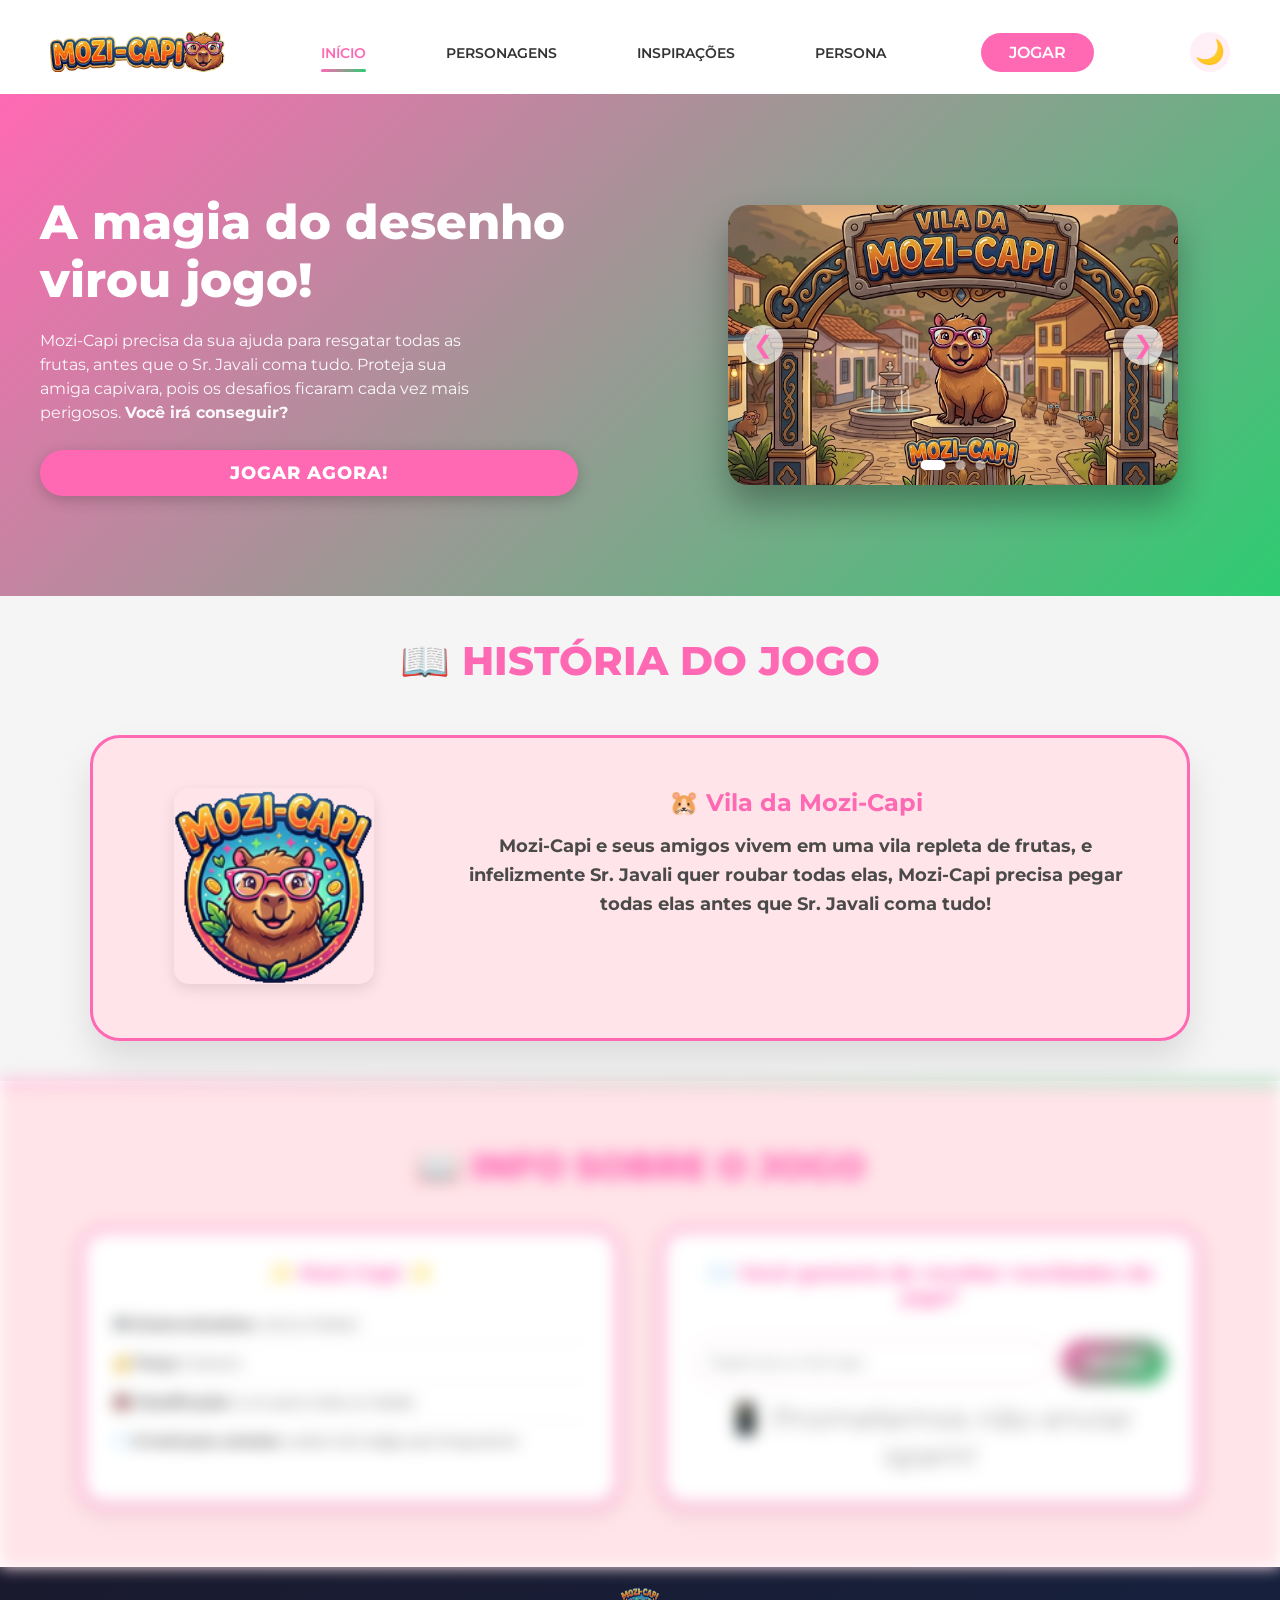
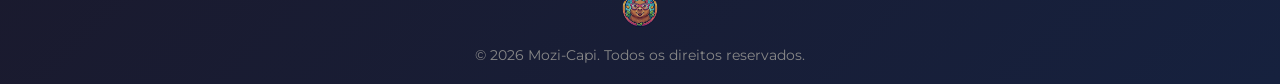
<file: index.html>
<!DOCTYPE html>
<html lang="pt-br">
<head>
    <title>Mozi-Capi</title>
    <meta charset="utf-8">
    <link rel="icon" href="img/Animation 1.png">
    <link rel="stylesheet" href="style.css">
    <meta name="viewport" content="width=device-width, initial-scale=1.0">
    <link rel="preconnect" href="https://fonts.googleapis.com">
    <link rel="preconnect" href="https://fonts.gstatic.com" crossorigin>
    <link href="https://fonts.googleapis.com/css2?family=Montserrat:ital,wght@0,100..900;1,100..900&display=swap" rel="stylesheet">
</head>
<body>
    <div class="header-wrapper" id="header-wrapper">
        <header class="header">
            <div class="header-container">
                <a href="index.html" class="logo">   
                    <img src="img/Animation 2.png" alt="logo">
                </a>
                 <div class="menu-toggle" id="menu-toggle">
                    <span></span>
                    <span></span>
                    <span></span>
                </div>
                <nav class="menu" id="menu"> 
                    <ul>
                        <li><a href="index.html">INÍCIO</a></li>
                        <li><a href="personagens.html">PERSONAGENS</a></li>
                        <li><a href="ins.html">INSPIRAÇÕES</a></li>
                        <li><a href="perso.html">PERSONA</a></li>
                    </ul>
                </nav>
                <div class="header-buttons">
                    <a href="#" class="botao-jogar">JOGAR</a>
                </div>
                <button id="theme-toggle" class="theme-toggle" aria-label="Alternar tema">
                    🌙
                </button>
            </div>
        </header>
    </div>   

    <section class="hero-background">
        <div class="hero-container">
            <div class="hero-content">
                <h1 class="hero-title">A magia do desenho<br>virou jogo!</h1>
                <p class="hero-subtitle">
                    Mozi-Capi precisa da sua ajuda para resgatar todas as
                    <br>frutas, antes que o Sr. Javali coma tudo. Proteja sua
                    <br>amiga capivara, pois os desafios ficaram cada vez mais
                    <br>perigosos. <strong>Você irá conseguir?</strong>
                </p>
                <div class="hero-button-wrapper">
                    <a href="#" class="hero-button">JOGAR AGORA!</a>
                </div>
            </div>

            <div class="hero-carousel">
                <div class="carousel-container">
                    <div class="carousel-slides">
                        <div class="carousel-slide">
                            <img src="img/image (5).png" alt="Mozi-Capi aventura 1">
                        </div>
                        <div class="carousel-slide">
                            <img src="img/3.png" alt="Mozi-Capi aventura 2">
                        </div>
                        <div class="carousel-slide">
                            <img src="img/carrossel.png" alt="Mozi-Capi aventura 3">
                        </div>
                    </div>
                    <button class="carousel-btn prev-btn">❮</button>
                    <button class="carousel-btn next-btn">❯</button>
                    <div class="carousel-dots">
                        <span class="dot active"></span>
                        <span class="dot"></span>
                        <span class="dot"></span>
                    </div>
                </div>
            </div>
        </div>
    </section>
    
    <section class="quadrado-container" id="jogo-section"> 
         <h2 class="quadrado-titulo">📖 HISTÓRIA DO JOGO</h2>
        <div class="quadrado">
           <div class="quadrado-content">
                <div class="sobre-jogo">
                    <div class="sobre-imagem">
                        <img src="img/Animation 1.png" alt="Mozi-Capi">
                    </div>
                    <div class="sobre-texto">
                        <h3>🐹 Vila da Mozi-Capi</h3>
                        <p>
                        <strong>Mozi-Capi e seus amigos vivem em uma vila repleta de frutas, e infelizmente Sr. Javali quer roubar todas elas, Mozi-Capi precisa pegar todas elas antes que Sr. Javali coma tudo!</strong>
                        </p>     
                    </div>
                </div>
            </div>
        </div>
    </section>
    <section class="info-section">
        <div class="linha-divisoria"></div>
        <div class="info-container">
            <h2 class="info-titulo">📖 INFO SOBRE O JOGO</h2>
            <div class="info-grid">
                <div class="info-quadro-branco" id="quadro-destaques">
                    <h3 class="quadro-titulo" id="quadro-titulo"></h3>
                    <ul class="quadro-lista" id="quadro-lista"></ul>
                </div>
                <div class="info-quadro-branco">
                    <h3 class="quadro-titulo">✉️ Você gostaria de receber novidades do jogo?</h3>
                    <div class="newsletter-form">
                    <input type="email" class="newsletter-input" placeholder="Digite seu e-mail aqui">
                    <button class="newsletter-button">ENVIAR</button>
                </div>
                <p class="newsletter-obs">📱 Prometemos não enviar spam!</p>
            </div>
        </div>
    </section>
    <script>

        // DOUGLAS-1

        const devJogo = "Letícia Walker";
        const classJogo = "Livre para todas as idades";
        const nomeJogo = "Mozi-Capi";
        const valorJogo = "Gratuito";
        const emailJogo = "walker.leticia@grupointegrado.br"

        document.getElementById('quadro-titulo').innerHTML = `✨ ${nomeJogo} ✨`;

        const lista = document.getElementById('quadro-lista');
        lista.innerHTML = `
            <li>🎮 <strong>Desenvolvedora:</strong> ${devJogo}</li>
            <li>💰 <strong>Preço:</strong> ${valorJogo}</li>
            <li>🔞 <strong>Classificação:</strong> ${classJogo}</li>
            <li>✉️ <strong>E-mail para contato:</strong> ${emailJogo}</li>       
    `;

        // FIM DOUGLAS-1

        // DOUGLAS-2

        const anoLancamento = 2026;
        const anoAtual = new Date().getFullYear();
        if (anoAtual === anoLancamento) {
            alert("🎉 GRANDE LANÇAMENTO! 🎉\n\nO jogo Mozi-Capi acaba de ser lançado!\nJogue agora e divirta-se!");
        }

        // FIM DOUGLAS-2

        // DOUGLAS-3

        const btnEnviar = document.querySelector('.newsletter-button');
        const emailInput = document.querySelector('.newsletter-input');
    
        if (btnEnviar && emailInput) {
        btnEnviar.addEventListener('click', function() {
            const email = emailInput.value.trim();
            
            if (email === '') {
                alert('📧 Por favor, digite seu e-mail!');
                emailInput.style.borderColor = '#ff69b4';
                emailInput.style.animation = 'shake 0.3s ease';
                setTimeout(() => {
                    emailInput.style.animation = '';
                }, 300);
            } else if (!email.includes('@') || !email.includes('.')) {
                alert('⚠️ Por favor, digite um e-mail válido!');
                emailInput.style.borderColor = '#ff69b4';
            } else {
                alert(`✅ Obrigado por se inscrever!\n\n📧 E-mail: ${email}\n\n🎮 Você receberá novidades do jogo Mozi-Capi em breve!`);
                emailInput.value = '';
                emailInput.style.borderColor = '#2ecc71';
                setTimeout(() => {
                    emailInput.style.borderColor = '#ffe4e9';
                }, 1000);
            }
        });
        
        emailInput.addEventListener('input', function() {
            this.style.borderColor = '#ffe4e9';
        });
    }
    
    // FIM DOUGLAS-3

    // DOUGLAS-4

    let idade = prompt("🔞 Verifique sua idade para acessar as informações do jogo:\n\nQuantos anos você tem?");
    idade = parseInt(idade);
    const infoSection = document.querySelector('.info-section');

    if (idade >= 18) {
        alert("✅ Acesso liberado! Você tem " + idade + " anos e pode ver as informações do jogo.");
        if (infoSection) {
            infoSection.style.filter = "blur(0px)";
        }
        
    } else {
        alert("🔞 Acesso bloqueado! Você tem " + idade + " anos. Conteúdo restrito para maiores de 18 anos.");
        
        if (infoSection) {
            infoSection.style.filter = "blur(8px)";
            infoSection.style.transition = "filter 0.5s ease";
        }
    }
    
    // FIM DOUGLAS-4

    const style = document.createElement('style');
    style.textContent = `
        @keyframes shake {
            0%, 100% { transform: translateX(0); }
            25% { transform: translateX(-5px); }
            75% { transform: translateX(5px); }
        }
    `;
    document.head.appendChild(style);
        
        const themeToggle = document.getElementById('theme-toggle');
    
    // Verificar se há tema salvo no localStorage
    const savedTheme = localStorage.getItem('theme');
    
    if (savedTheme === 'dark') {
        document.body.classList.add('dark-mode');
        themeToggle.textContent = '☀️';
    }
    
    // Função para alternar tema
    themeToggle.addEventListener('click', () => {
        document.body.classList.toggle('dark-mode');
        
        if (document.body.classList.contains('dark-mode')) {
            themeToggle.textContent = '☀️';
            localStorage.setItem('theme', 'dark');
        } else {
            themeToggle.textContent = '🌙';
            localStorage.setItem('theme', 'light');
        }
    });
        function abrirJogo() {
        window.open('jogo/index.html', '_blank');
        }

        const botoesJogar = document.querySelectorAll('.botao-jogar, .hero-button');
        botoesJogar.forEach(botao => {
            botao.addEventListener('click', function(event) {
                event.preventDefault();
                abrirJogo();
            });
        });
        window.addEventListener('scroll', function() {
            const header = document.getElementById('header-wrapper');
            if(window.scrollY > 50) {
                header.classList.remove('header-transparent');
                header.classList.add('header-scrolled');
            } else {
                header.classList.remove('header-scrolled');
                header.classList.add('header-transparent');
            }
        });

        const slides = document.querySelector('.carousel-slides');
        const slideImages = document.querySelectorAll('.carousel-slide');
        const prevBtn = document.querySelector('.prev-btn');
        const nextBtn = document.querySelector('.next-btn');
        const dots = document.querySelectorAll('.dot');
        
        let currentIndex = 0;
        const totalSlides = slideImages.length;
        
        function updateCarousel() {
            if(slides) {
                slides.style.transform = `translateX(-${currentIndex * 100}%)`;
            }
            dots.forEach((dot, index) => {
                dot.classList.toggle('active', index === currentIndex);
            });
        }

        function nextSlide() {
            currentIndex = (currentIndex + 1) % totalSlides;
            updateCarousel();
        }
        
        function prevSlide() {
            currentIndex = (currentIndex - 1 + totalSlides) % totalSlides;
            updateCarousel();
        }
        
        if (nextBtn && prevBtn) {
            nextBtn.addEventListener('click', nextSlide);
            prevBtn.addEventListener('click', prevSlide);
        }
        
        dots.forEach((dot, index) => {
            dot.addEventListener('click', () => {
                currentIndex = index;
                updateCarousel();
            });
        });

        const currentPage = window.location.pathname.split('/').pop() || 'index.html';
        const menuLinks = document.querySelectorAll('.menu a');

        menuLinks.forEach(link => {
            const linkHref = link.getAttribute('href');
            if (linkHref === currentPage) {
                link.classList.add('active');
            }
         });

        const menuToggle = document.getElementById('menu-toggle');
    const menu = document.getElementById('menu');
    const body = document.body;

    if (menuToggle && menu) {
        // Abrir/fechar menu ao clicar no botão
        menuToggle.addEventListener('click', function(event) {
            event.stopPropagation();
            menuToggle.classList.toggle('active');
            menu.classList.toggle('open');
            
            // Impede o scroll da página quando o menu está aberto
            if (menu.classList.contains('open')) {
                body.style.overflow = 'hidden';
            } else {
                body.style.overflow = '';
            }
        });

        // CORREÇÃO: Fecha o menu ao clicar em um link, MAS permite a navegação
        const menuLinks = menu.querySelectorAll('a');
        menuLinks.forEach(link => {
            link.addEventListener('click', function(event) {
                // Salva o destino do link
                const destino = this.getAttribute('href');
                
                // Fecha o menu
                menuToggle.classList.remove('active');
                menu.classList.remove('open');
                body.style.overflow = '';
                
                // PERMITE a navegação para a página
                // Se o link for para outra página, navega normalmente
                if (destino && destino !== '#' && destino !== 'javascript:void(0)') {
                    setTimeout(function() {
                        window.location.href = destino;
                    }, 200); // Pequeno delay para a animação do menu
                }
            });
        });

        // Fecha o menu ao redimensionar a tela
        window.addEventListener('resize', function() {
            if (window.innerWidth > 768) {
                menuToggle.classList.remove('active');
                menu.classList.remove('open');
                body.style.overflow = '';
            }
        });

        // Fecha o menu ao clicar fora dele
        document.addEventListener('click', function(event) {
            const isClickInsideMenu = menu.contains(event.target);
            const isClickOnToggle = menuToggle.contains(event.target);
            
            if (!isClickInsideMenu && !isClickOnToggle && menu.classList.contains('open')) {
                menuToggle.classList.remove('active');
                menu.classList.remove('open');
                body.style.overflow = '';
            }
        });
    }
    </script>
    <footer class="footer">
        <div class="footer-container">
            <div class="footer-content">
                <img src="img/Animation 1.png" alt="Mozi-Capi" class="footer-logo">
                <p class="footer-copyright">
                   © 2026 Mozi-Capi. Todos os direitos reservados.
                </p>
            </div>
        </div>
    </footer>
</body>
</html>
</file>
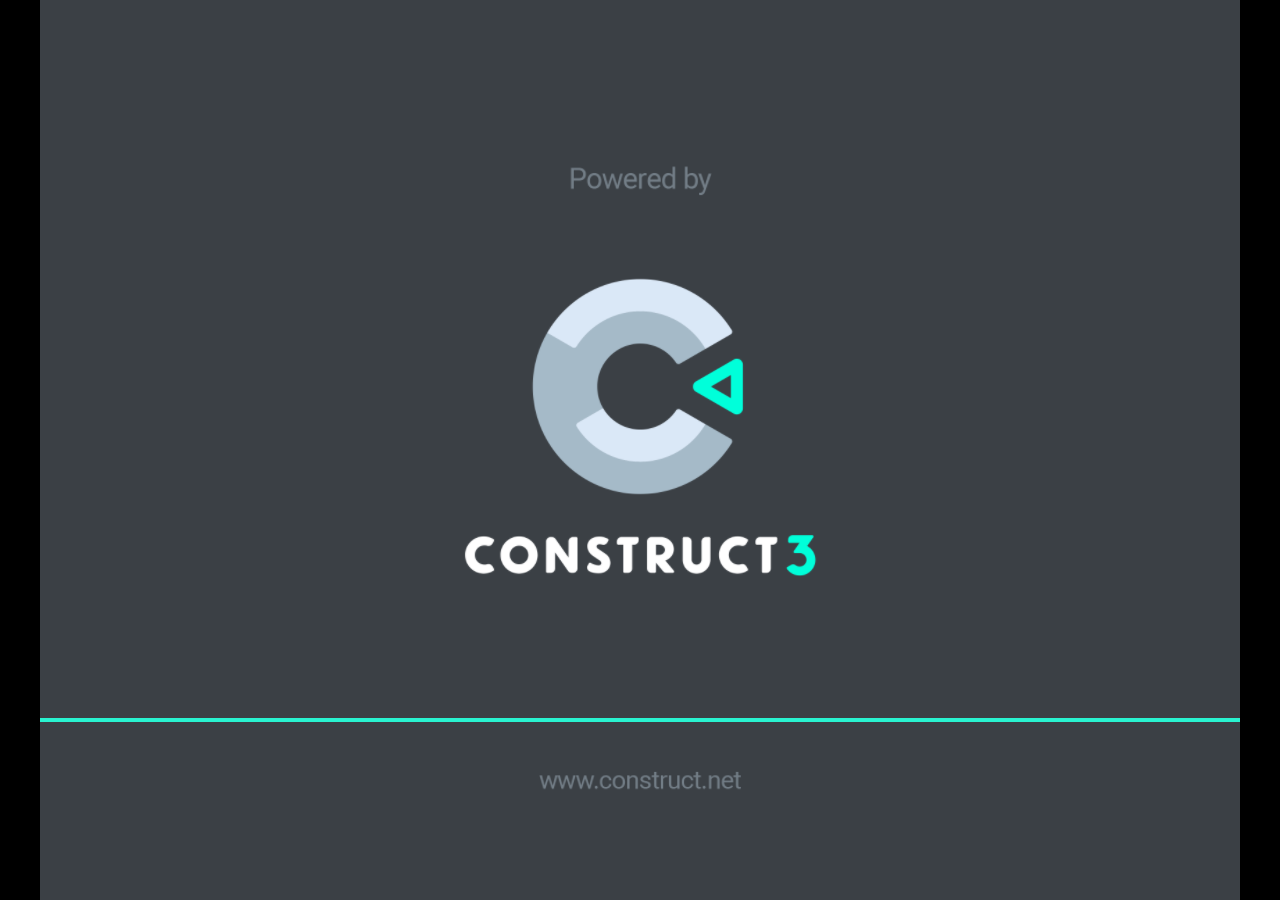
<file: jogo/index.html>
<!DOCTYPE html>
<html>
<head>
    <meta charset="UTF-8">
	<title>111111</title>
	<meta name="viewport" content="width=device-width, initial-scale=1.0, maximum-scale=1.0, minimum-scale=1.0, user-scalable=no">
	
	<!-- Made with Construct, the game and app creator :: https://www.construct.net -->
	<meta name="generator" content="Scirra Construct">



	<link rel="manifest" href="appmanifest.json">
	<link rel="apple-touch-icon" sizes="128x128" href="icons/icon-128.png">
	<link rel="apple-touch-icon" sizes="256x256" href="icons/icon-256.png">
	<link rel="apple-touch-icon" sizes="512x512" href="icons/icon-512.png">
	<link rel="icon" type="image/png" href="icons/icon-512.png">

	<link rel="stylesheet" href="style.css">



</head> 
 
<body>

	

<script>
if (location.protocol.substr(0, 4) === "file")
{
	alert("Web exports won't work until you upload them. (When running on the file: protocol, browsers block many features from working for security reasons.)");
}
</script>
	
	<noscript>
		<div id="notSupportedWrap">
			<h2 id="notSupportedTitle">This content requires JavaScript</h2>
			<p class="notSupportedMessage">JavaScript appears to be disabled. Please enable it to view this content.</p>
		</div>
	</noscript>
	<script src="scripts/modernjscheck.js"></script>
	<script src="scripts/supportcheck.js"></script>
	<script src="scripts/offlineclient.js" type="module"></script>
	<script src="scripts/main.js" type="module"></script>
	<script src="scripts/register-sw.js" type="module"></script>

</body> 
</html>
</file>
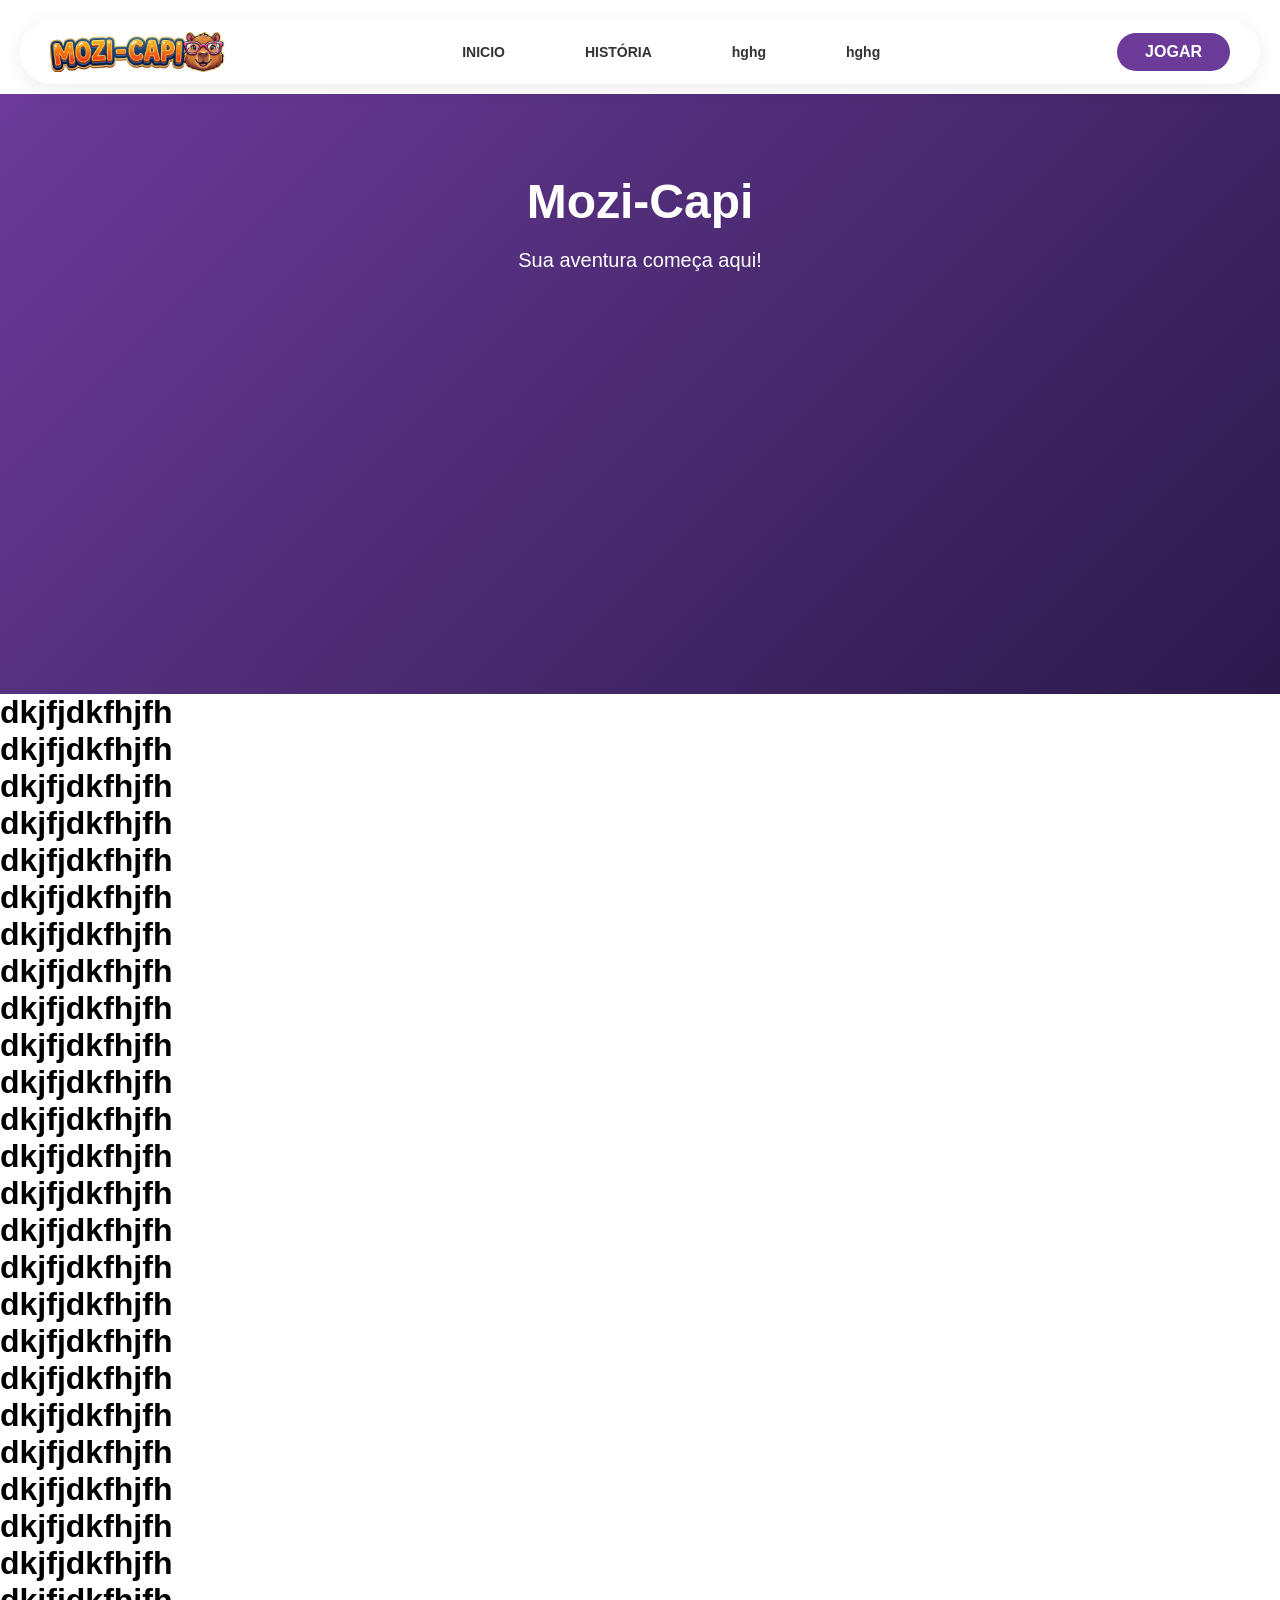
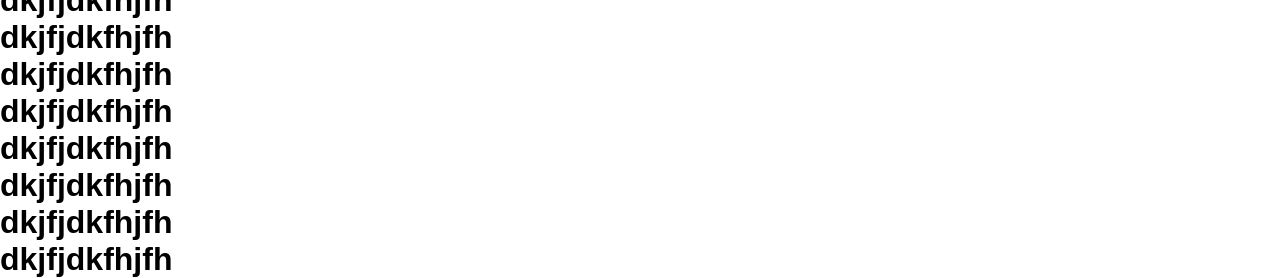
<file: Site ofc/index.html>
<!DOCTYPE html>
<html lang="pt-br">
    <head>
        <title>Mozi-Capi</title>
        <meta charset="utf-8">
        <link rel="icon" href="img/Animation 1.png">
        <link rel="stylesheet" href="style.css">
        <meta name="viewport" content="width=device-width">
    </head>
    <body>
        <div class="header-wrapper" id="header-wrapper">
            <header class="header">
                <div class="header-container">
                    <a href="index.html" class="logo">   
                        <img src="img/Animation 2.png" alt="logo">
                    </a>
                    <nav class="menu">
                        <ul>
                            <li><a href="index.html">INICIO</a></li>
                            <li><a href="historia.html">HISTÓRIA</a></li>
                            <li><a href="#">hghg</a></li>
                            <li><a href="#">hghg</a></li>
                        </ul>
                    </nav>
                    <div class="header-buttons">
                        <a href="#" class="botao-jogar">JOGAR</a>
                    </div>
                </div>
            </header>
        </div>   
        <section class="hero-background">
            <div class="hero-content">
                <h1 class="hero-title">Mozi-Capi</h1>
                <p class="hero-subtitle">Sua aventura começa aqui!</p>
            </div>
            <div class="wave-bottom">
                <svg xmlns="http://www.w3.org/2000/svg" viewBox="0 0 1440 320">
                    <path fill="#ffffff" d="M0,256L48,240C96,224,192,192,288,192C384,192,480,224,576,213.3C672,203,768,149,864,138.7C960,128,1056,160,1152,165.3C1248,171,1344,149,1392,138.7L1440,128L1440,320L1392,320C1344,320,1248,320,1152,320C1056,320,960,320,864,320C768,320,672,320,576,320C480,320,384,320,288,320C192,320,96,320,48,320L0,320Z"></path>
                </svg>
            </div>
        </section>
        <script>
            window.addEventListener('scroll', function() {
                const header = document.getElementById('header-wrapper');
                if(window.scrollY > 50) {
                    header.classList.remove('header-transparent');
                    header.classList.add('header-scrolled');
                } else {
                    header.classList.remove('header-scrolled');
                    header.classList.add('header-transparent');
                }
            });
        </script>
        <h1>dkjfjdkfhjfh</h1>
        <h1>dkjfjdkfhjfh</h1>
        <h1>dkjfjdkfhjfh</h1>
        <h1>dkjfjdkfhjfh</h1>
        <h1>dkjfjdkfhjfh</h1>
        <h1>dkjfjdkfhjfh</h1>
        <h1>dkjfjdkfhjfh</h1>
        <h1>dkjfjdkfhjfh</h1>
        <h1>dkjfjdkfhjfh</h1>
        <h1>dkjfjdkfhjfh</h1>
        <h1>dkjfjdkfhjfh</h1>
        <h1>dkjfjdkfhjfh</h1>
        <h1>dkjfjdkfhjfh</h1>
        <h1>dkjfjdkfhjfh</h1>
        <h1>dkjfjdkfhjfh</h1>
        <h1>dkjfjdkfhjfh</h1>
        <h1>dkjfjdkfhjfh</h1>
        <h1>dkjfjdkfhjfh</h1>
        <h1>dkjfjdkfhjfh</h1>
        <h1>dkjfjdkfhjfh</h1>
        <h1>dkjfjdkfhjfh</h1>
        <h1>dkjfjdkfhjfh</h1>
        <h1>dkjfjdkfhjfh</h1>
        <h1>dkjfjdkfhjfh</h1>
        <h1>dkjfjdkfhjfh</h1>
        <h1>dkjfjdkfhjfh</h1>
        <h1>dkjfjdkfhjfh</h1>
        <h1>dkjfjdkfhjfh</h1>
        <h1>dkjfjdkfhjfh</h1>
        <h1>dkjfjdkfhjfh</h1>
        <h1>dkjfjdkfhjfh</h1>
        <h1>dkjfjdkfhjfh</h1>
    </body>
</html>
</file>
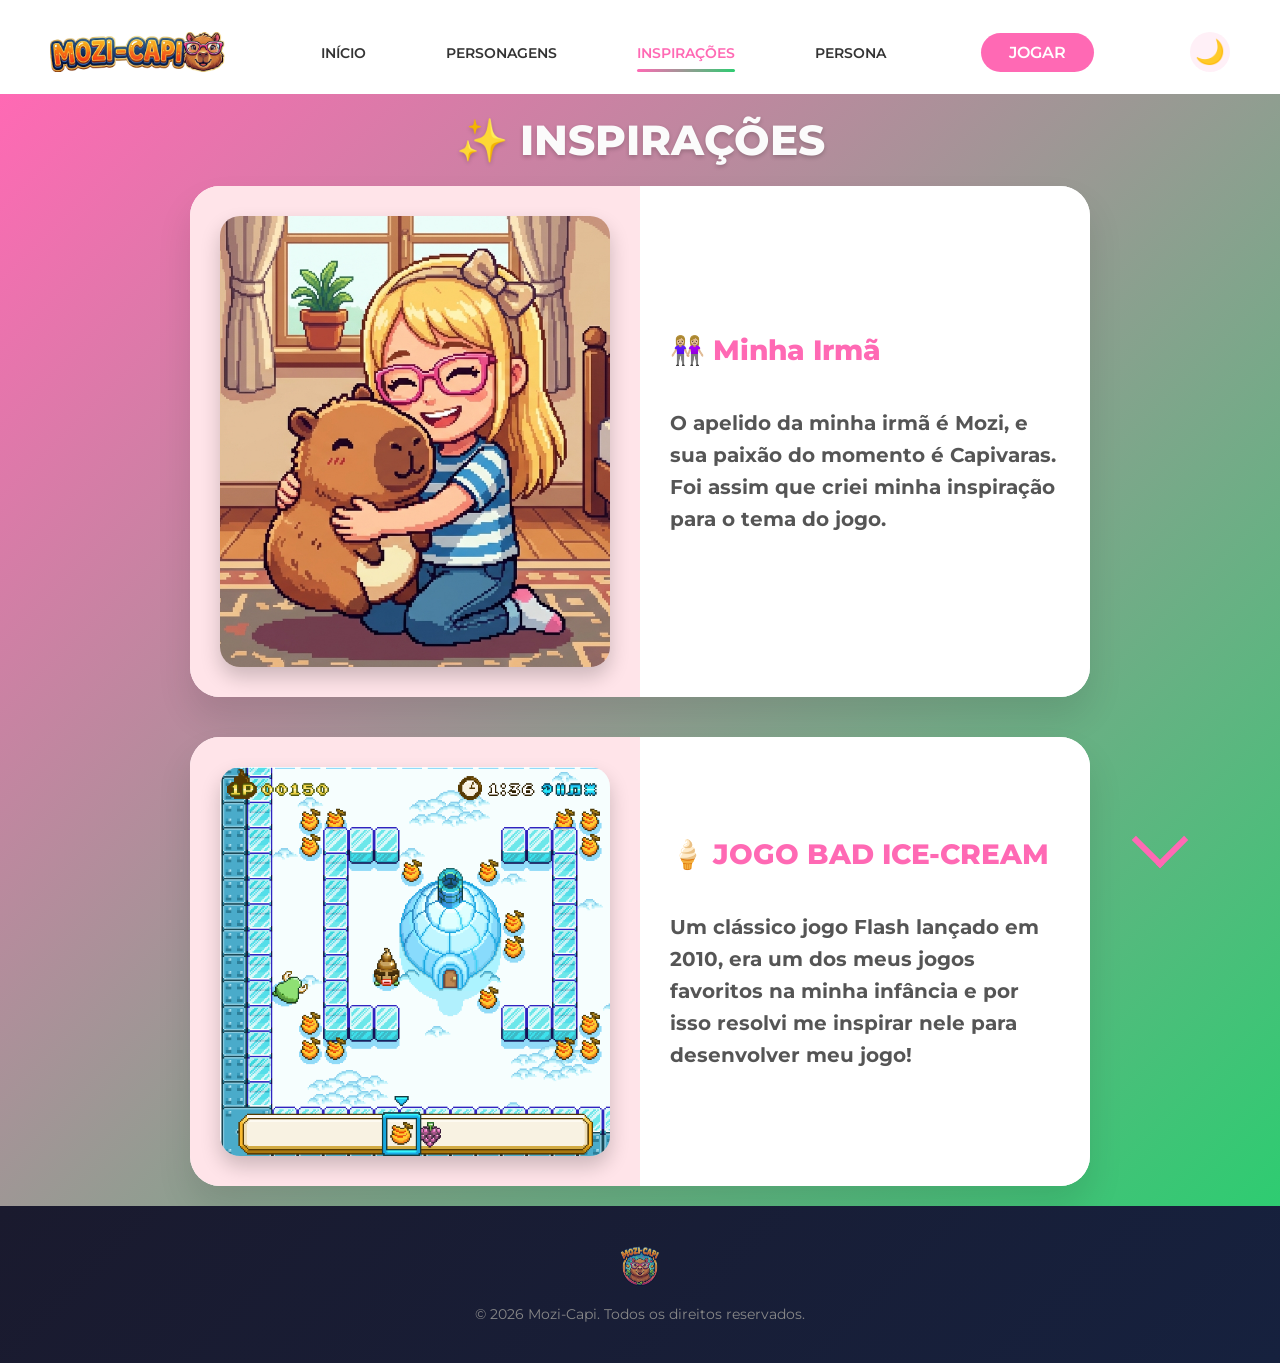
<file: ins.html>
<!DOCTYPE html>
<html lang="pt-br">
<head>
    <meta charset="UTF-8">
    <meta name="viewport" content="width=device-width, initial-scale=1.0">
    <title>Mozi-Capi - Personagens</title>
    <link rel="icon" href="img/Animation 1.png">
    <link rel="stylesheet" href="ins.css">
    <link rel="preconnect" href="https://fonts.googleapis.com">
    <link rel="preconnect" href="https://fonts.gstatic.com" crossorigin>
    <link href="https://fonts.googleapis.com/css2?family=Montserrat:ital,wght@0,100..900;1,100..900&display=swap" rel="stylesheet">
</head>
<body>
    <div class="header-wrapper" id="header-wrapper">
        <header class="header">
            <div class="header-container">
                <a href="index.html" class="logo">   
                    <img src="img/Animation 2.png" alt="logo">
                </a>
            <div class="menu-toggle" id="menu-toggle">
                    <span></span>
                    <span></span>
                    <span></span>
                </div>                
                <nav class="menu" id="menu">
                    <ul>
                        <li><a href="index.html">INÍCIO</a></li>
                        <li><a href="personagens.html">PERSONAGENS</a></li>
                        <li><a href="ins.html">INSPIRAÇÕES</a></li>
                        <li><a href="perso.html">PERSONA</a></li>
                    </ul>
                </nav>                
                <div class="header-buttons">
                    <a href="#" class="botao-jogar">JOGAR</a>
                </div>
                <button id="theme-toggle" class="theme-toggle" aria-label="Alternar tema">
                    🌙
                </button>
            </div>
        </header>
    </div> 
    <section class="personagens-section">
        <h1 class="personagens-titulo">✨ INSPIRAÇÕES</h1>        
        <div class="personagens-container">
            <div class="split-card">
                <div class="split-imagem">
                    <img src="img/mozi.png" alt="Mozi-Capi">
                </div>
                <div class="split-texto">
                    <h2 class="split-titulo">👭🏼 Minha Irmã</h2>
                    <p class="split-descricao">
                        <strong>O apelido da minha irmã é Mozi, e sua paixão do 
                        momento é Capivaras. Foi assim que criei minha inspiração
                        para o tema do jogo.</strong>
                    </p>
                </div>
            </div>
            <div class="split-card">
                <div class="split-imagem">
                    <img src="img/JOGO.png" alt="Mozi-Capi">
                </div>
                <div class="split-texto">
                    <h2 class="split-titulo">🍦 JOGO BAD ICE-CREAM</h2>
                    <p class="split-descricao">
                        <strong> Um clássico jogo Flash lançado em 2010, era 
                        um dos meus jogos favoritos na minha infância e por
                        isso resolvi me inspirar nele para desenvolver meu jogo!    
                        </strong>
                    </p>
                </div>
            </div>
        </div>
    </section>
    <div class="seta-container">
        <div class="seta"></div> 
    </div>
    <footer class="footer">
        <div class="footer-container">
            <div class="footer-content">
                <img src="img/Animation 1.png" alt="Mozi-Capi" class="footer-logo">
                <p class="footer-copyright">
                    © 2026 Mozi-Capi. Todos os direitos reservados.
                </p>
            </div>
        </div>
    </footer>  
    <script>
         const themeToggle = document.getElementById('theme-toggle');
    
    // Verificar se há tema salvo no localStorage
    const savedTheme = localStorage.getItem('theme');
    
    if (savedTheme === 'dark') {
        document.body.classList.add('dark-mode');
        themeToggle.textContent = '☀️';
    }
    
    // Função para alternar tema
    themeToggle.addEventListener('click', () => {
        document.body.classList.toggle('dark-mode');
        
        if (document.body.classList.contains('dark-mode')) {
            themeToggle.textContent = '☀️';
            localStorage.setItem('theme', 'dark');
        } else {
            themeToggle.textContent = '🌙';
            localStorage.setItem('theme', 'light');
        }
    });
        function abrirJogo() {
            window.open('jogo/index.html', '_blank');
        }

        const botoesJogar = document.querySelectorAll('.botao-jogar, .hero-button');
        botoesJogar.forEach(botao => {
            botao.addEventListener('click', function(event) {
                event.preventDefault();
                abrirJogo();
            });
        });
        
        // SCROLL HEADER
        window.addEventListener('scroll', function() {
            const header = document.getElementById('header-wrapper');
            if(window.scrollY > 50) {
                header.classList.remove('header-transparent');
                header.classList.add('header-scrolled');
            } else {
                header.classList.remove('header-scrolled');
                header.classList.add('header-transparent');
            }
        });

        // DESTACAR LINK ATIVO NO MENU
        const currentPage = window.location.pathname.split('/').pop() || 'index.html';
        const menuLinks = document.querySelectorAll('.menu a');

        menuLinks.forEach(link => {
            const linkHref = link.getAttribute('href');
            if (linkHref === currentPage) {
                link.classList.add('active');
            }
        });

        // MENU HAMBÚRGUER
        const menuToggle = document.getElementById('menu-toggle');
        const menu = document.getElementById('menu');
        const body = document.body;

        // Abrir/fechar menu
        menuToggle.addEventListener('click', () => {
            menuToggle.classList.toggle('active');
            menu.classList.toggle('open');
            
            if (menu.classList.contains('open')) {
                body.style.overflow = 'hidden';
            } else {
                body.style.overflow = '';
            }
        });

        // Fechar menu ao clicar em um link
        const menuLinksMobile = document.querySelectorAll('.menu a');
        menuLinksMobile.forEach(link => {
            link.addEventListener('click', () => {
                menuToggle.classList.remove('active');
                menu.classList.remove('open');
                body.style.overflow = '';
            });
        });

        // Fechar menu ao redimensionar a tela
        window.addEventListener('resize', () => {
            if (window.innerWidth > 768) {
                menuToggle.classList.remove('active');
                menu.classList.remove('open');
                body.style.overflow = '';
            }
        });

        // Fechar menu ao clicar fora
        document.addEventListener('click', (event) => {
            const isClickInsideMenu = menu.contains(event.target);
            const isClickOnToggle = menuToggle.contains(event.target);
            
            if (!isClickInsideMenu && !isClickOnToggle && menu.classList.contains('open')) {
                menuToggle.classList.remove('active');
                menu.classList.remove('open');
                body.style.overflow = '';
            }
        });
    </script> 
    <div class="menu-overlay"></div>                      
</body>
</html>
</file>
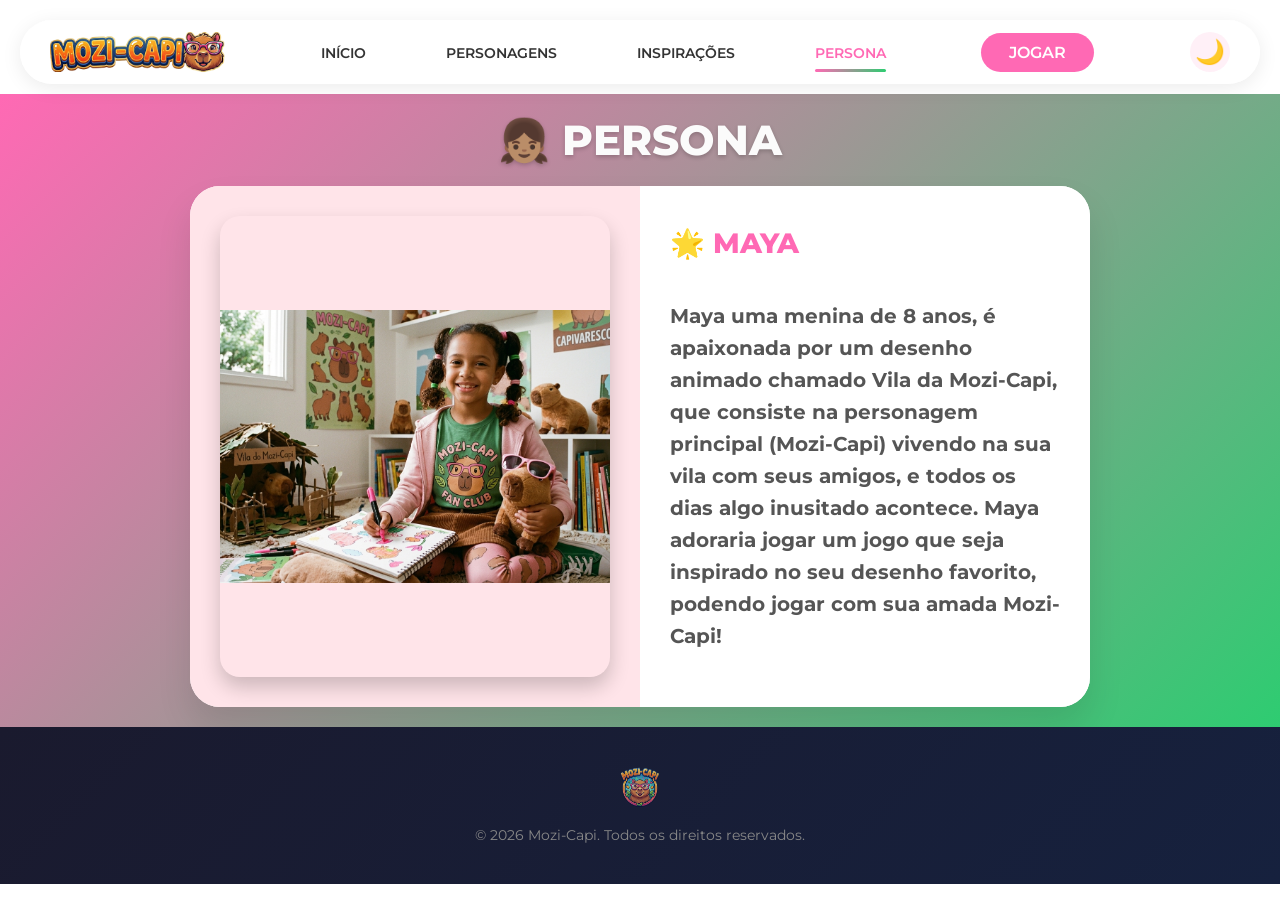
<file: perso.html>
<!DOCTYPE html>
<html lang="pt-br">
<head>
    <meta charset="UTF-8">
    <meta name="viewport" content="width=device-width, initial-scale=1.0">
    <title>Mozi-Capi - Persona</title>
    <link rel="icon" href="img/Animation 1.png">
    <link rel="stylesheet" href="per.css">
    <link rel="preconnect" href="https://fonts.googleapis.com">
    <link rel="preconnect" href="https://fonts.gstatic.com" crossorigin>
    <link href="https://fonts.googleapis.com/css2?family=Montserrat:ital,wght@0,100..900;1,100..900&display=swap" rel="stylesheet">
</head>
<body>
    <div class="header-wrapper" id="header-wrapper">
        <header class="header">
            <div class="header-container">
                <a href="index.html" class="logo">   
                    <img src="img/Animation 2.png" alt="logo">
                </a>
            <div class="menu-toggle" id="menu-toggle">
                    <span></span>
                    <span></span>
                    <span></span>
                </div>                
                <nav class="menu" id="menu">
                    <ul>
                        <li><a href="index.html">INÍCIO</a></li>
                        <li><a href="personagens.html">PERSONAGENS</a></li>
                        <li><a href="ins.html">INSPIRAÇÕES</a></li>
                        <li><a href="perso.html">PERSONA</a></li>
                    </ul>
                </nav>                
                <div class="header-buttons">
                    <a href="#" class="botao-jogar">JOGAR</a>
                </div>
                <button id="theme-toggle" class="theme-toggle" aria-label="Alternar tema">
                    🌙
                </button>
            </div>
        </header>
    </div> 
    <section class="personagens-section">
        <h1 class="personagens-titulo">👧🏽 PERSONA</h1>        
        <div class="personagens-container">
            <div class="split-card">
                <div class="split-imagem">
                    <img src="img/PERSONA.png" alt="Mozi-Capi">
                </div>
                <div class="split-texto">
                    <h2 class="split-titulo">🌟 MAYA</h2>
                    <p class="split-descricao">
                        <strong>Maya uma menina de 8 anos, é apaixonada por um desenho animado chamado Vila da Mozi-Capi, que consiste na
                        personagem principal (Mozi-Capi) vivendo na sua vila com seus amigos, e todos os dias
                        algo inusitado acontece. Maya adoraria jogar um jogo que seja inspirado no seu desenho
                        favorito, podendo jogar com sua amada Mozi-Capi!</strong>
                    </p>
                </div>
            </div>
        </div>
    </section>
    <footer class="footer">
        <div class="footer-container">
            <div class="footer-content">
                <img src="img/Animation 1.png" alt="Mozi-Capi" class="footer-logo">
                <p class="footer-copyright">
                    © 2026 Mozi-Capi. Todos os direitos reservados.
                </p>
            </div>
        </div>
    </footer>  
    <script>
        const themeToggle = document.getElementById('theme-toggle');
    
    // Verificar se há tema salvo no localStorage
    const savedTheme = localStorage.getItem('theme');
    
    if (savedTheme === 'dark') {
        document.body.classList.add('dark-mode');
        themeToggle.textContent = '☀️';
    }
    
    // Função para alternar tema
    themeToggle.addEventListener('click', () => {
        document.body.classList.toggle('dark-mode');
        
        if (document.body.classList.contains('dark-mode')) {
            themeToggle.textContent = '☀️';
            localStorage.setItem('theme', 'dark');
        } else {
            themeToggle.textContent = '🌙';
            localStorage.setItem('theme', 'light');
        }
    });
        function abrirJogo() {
            window.open('jogo/index.html', '_blank');
        }

        const botoesJogar = document.querySelectorAll('.botao-jogar, .hero-button');
        botoesJogar.forEach(botao => {
            botao.addEventListener('click', function(event) {
                event.preventDefault();
                abrirJogo();
            });
        });
        
        // SCROLL HEADER
        window.addEventListener('scroll', function() {
            const header = document.getElementById('header-wrapper');
            if(window.scrollY > 50) {
                header.classList.remove('header-transparent');
                header.classList.add('header-scrolled');
            } else {
                header.classList.remove('header-scrolled');
                header.classList.add('header-transparent');
            }
        });

        // DESTACAR LINK ATIVO NO MENU
        const currentPage = window.location.pathname.split('/').pop() || 'index.html';
        const menuLinks = document.querySelectorAll('.menu a');

        menuLinks.forEach(link => {
            const linkHref = link.getAttribute('href');
            if (linkHref === currentPage) {
                link.classList.add('active');
            }
        });

        // MENU HAMBÚRGUER
        const menuToggle = document.getElementById('menu-toggle');
        const menu = document.getElementById('menu');
        const body = document.body;

        // Abrir/fechar menu
        menuToggle.addEventListener('click', () => {
            menuToggle.classList.toggle('active');
            menu.classList.toggle('open');
            
            if (menu.classList.contains('open')) {
                body.style.overflow = 'hidden';
            } else {
                body.style.overflow = '';
            }
        });

        // Fechar menu ao clicar em um link
        const menuLinksMobile = document.querySelectorAll('.menu a');
        menuLinksMobile.forEach(link => {
            link.addEventListener('click', () => {
                menuToggle.classList.remove('active');
                menu.classList.remove('open');
                body.style.overflow = '';
            });
        });

        // Fechar menu ao redimensionar a tela
        window.addEventListener('resize', () => {
            if (window.innerWidth > 768) {
                menuToggle.classList.remove('active');
                menu.classList.remove('open');
                body.style.overflow = '';
            }
        });

        // Fechar menu ao clicar fora
        document.addEventListener('click', (event) => {
            const isClickInsideMenu = menu.contains(event.target);
            const isClickOnToggle = menuToggle.contains(event.target);
            
            if (!isClickInsideMenu && !isClickOnToggle && menu.classList.contains('open')) {
                menuToggle.classList.remove('active');
                menu.classList.remove('open');
                body.style.overflow = '';
            }
        });
    </script> 
    <div class="menu-overlay"></div>                      
</body>
</html>
</file>
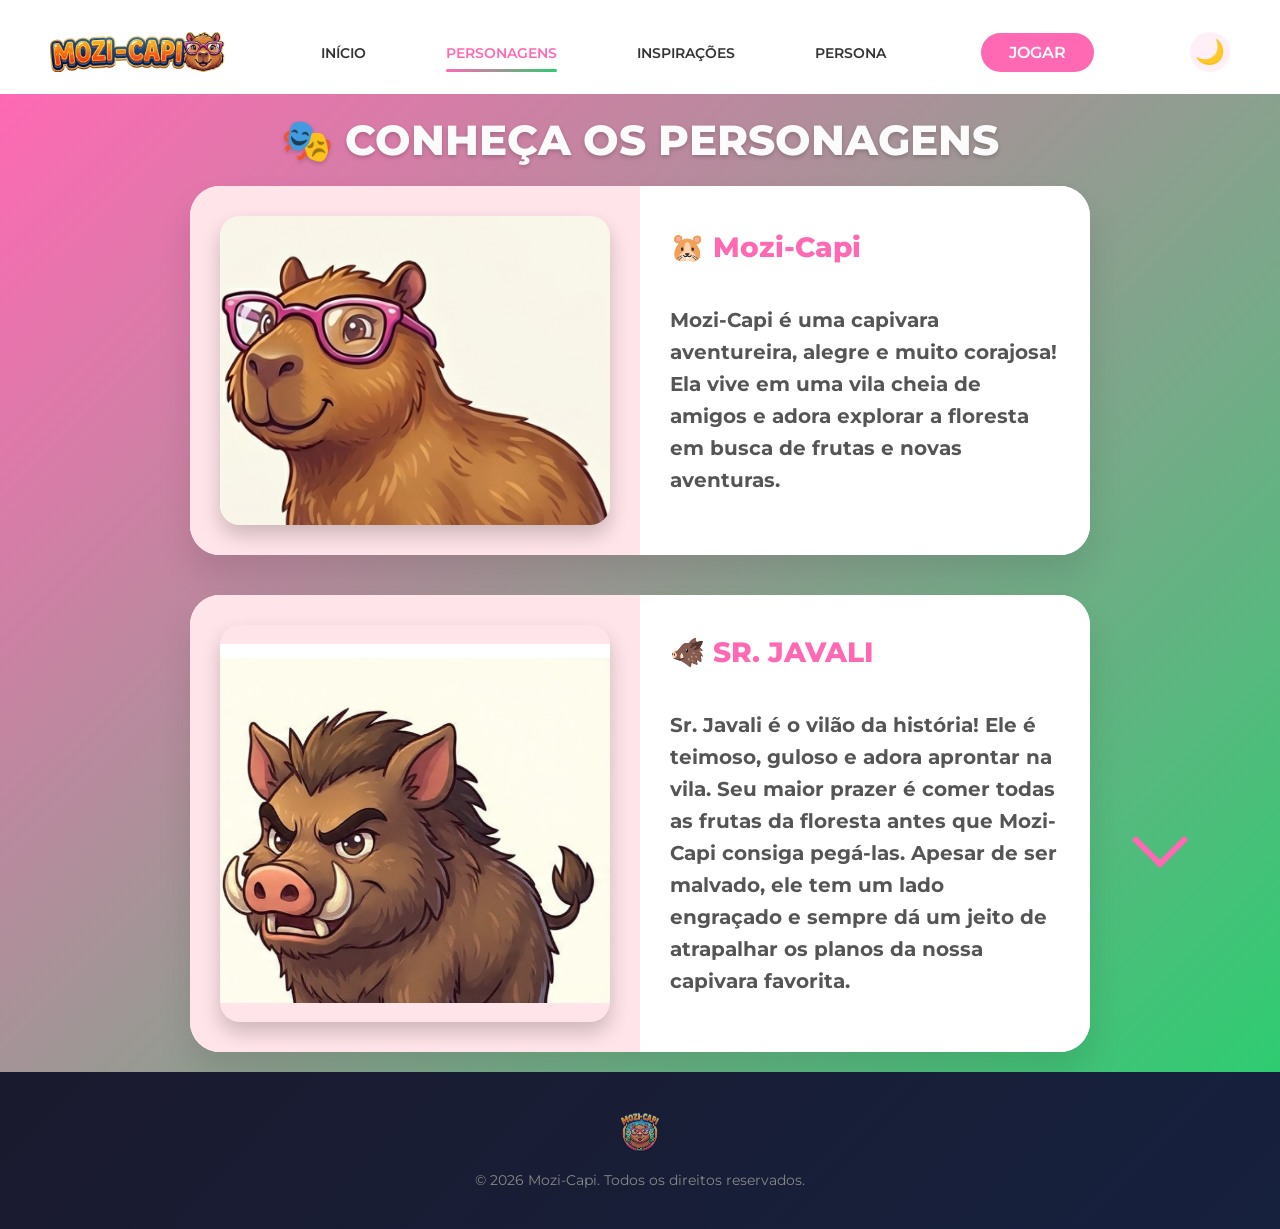
<file: personagens.html>
<!DOCTYPE html>
<html lang="pt-br">
<head>
    <meta charset="UTF-8">
    <meta name="viewport" content="width=device-width, initial-scale=1.0">
    <title>Mozi-Capi - Personagens</title>
    <link rel="icon" href="img/Animation 1.png">
    <link rel="stylesheet" href="per.css">
    <link rel="preconnect" href="https://fonts.googleapis.com">
    <link rel="preconnect" href="https://fonts.gstatic.com" crossorigin>
    <link href="https://fonts.googleapis.com/css2?family=Montserrat:ital,wght@0,100..900;1,100..900&display=swap" rel="stylesheet">
</head>
<body>
    <div class="header-wrapper" id="header-wrapper">
        <header class="header">
            <div class="header-container">
                <a href="index.html" class="logo">   
                    <img src="img/Animation 2.png" alt="logo">
                </a>
            <div class="menu-toggle" id="menu-toggle">
                    <span></span>
                    <span></span>
                    <span></span>
                </div>                
                <nav class="menu" id="menu">
                    <ul>
                        <li><a href="index.html">INÍCIO</a></li>
                        <li><a href="personagens.html">PERSONAGENS</a></li>
                        <li><a href="ins.html">INSPIRAÇÕES</a></li>
                        <li><a href="perso.html">PERSONA</a></li>
                    </ul>
                </nav>                
                <div class="header-buttons">
                    <a href="#" class="botao-jogar">JOGAR</a>
                </div>
                <button id="theme-toggle" class="theme-toggle" aria-label="Alternar tema">
                    🌙
                </button>
            </div>
        </header>
    </div> 
    <section class="personagens-section">
        <h1 class="personagens-titulo">🎭 CONHEÇA OS PERSONAGENS</h1>        
        <div class="personagens-container">
            <div class="split-card">
                <div class="split-imagem">
                    <img src="img/capii.png" alt="Mozi-Capi">
                </div>
                <div class="split-texto">
                    <h2 class="split-titulo">🐹 Mozi-Capi</h2>
                    <p class="split-descricao">
                        <strong>Mozi-Capi é uma capivara aventureira, alegre e muito corajosa! 
                        Ela vive em uma vila cheia de amigos e adora explorar a floresta 
                        em busca de frutas e novas aventuras.</strong>
                    </p>
                </div>
            </div>
            <div class="split-card">
                <div class="split-imagem">
                    <img src="img/javaaa.png" alt="Mozi-Capi">
                </div>
                <div class="split-texto">
                    <h2 class="split-titulo">🐗 SR. JAVALI</h2>
                    <p class="split-descricao">
                        <strong> Sr. Javali é o vilão da história! Ele é teimoso, guloso e 
                        adora aprontar na vila. Seu maior prazer é comer todas as frutas 
                        da floresta antes que Mozi-Capi consiga pegá-las. Apesar de ser 
                        malvado, ele tem um lado engraçado e sempre dá um jeito de atrapalhar 
                        os planos da nossa capivara favorita.</strong>
                    </p>
                </div>
            </div>
        </div>
    </section>
    <div class="seta-container">
        <div class="seta"></div> 
    </div>
    <footer class="footer" id="meu-rodape">
        <div class="footer-container">
            <div class="footer-content">
                <img src="img/Animation 1.png" alt="Mozi-Capi" class="footer-logo">
                <p class="footer-copyright">
                    © 2026 Mozi-Capi. Todos os direitos reservados.
                </p>
            </div>
        </div>
    </footer>  
    <script>
         const themeToggle = document.getElementById('theme-toggle');
    
    // Verificar se há tema salvo no localStorage
    const savedTheme = localStorage.getItem('theme');
    
    if (savedTheme === 'dark') {
        document.body.classList.add('dark-mode');
        themeToggle.textContent = '☀️';
    }
    
    // Função para alternar tema
    themeToggle.addEventListener('click', () => {
        document.body.classList.toggle('dark-mode');
        
        if (document.body.classList.contains('dark-mode')) {
            themeToggle.textContent = '☀️';
            localStorage.setItem('theme', 'dark');
        } else {
            themeToggle.textContent = '🌙';
            localStorage.setItem('theme', 'light');
        }
    });
        const seta = document.getElementById('seta');
        const rodape = document.getElementById('meu-rodape');
        const observer = new IntersectionObserver((entries) => {
            entries.forEach(entry => {
                if (entry.isIntersecting) {
                    seta.classList.add('seta-hidden');
                } else {
                    seta.classList.remove('seta-hidden');
                }
            });
        }, {
            threshold: 0.1
        });
        observer.observe(rodape);
        function abrirJogo() {
            window.open('jogo/index.html', '_blank');
        }

        const botoesJogar = document.querySelectorAll('.botao-jogar, .hero-button');
        botoesJogar.forEach(botao => {
            botao.addEventListener('click', function(event) {
                event.preventDefault();
                abrirJogo();
            });
        });
        
        // SCROLL HEADER
        window.addEventListener('scroll', function() {
            const header = document.getElementById('header-wrapper');
            if(window.scrollY > 50) {
                header.classList.remove('header-transparent');
                header.classList.add('header-scrolled');
            } else {
                header.classList.remove('header-scrolled');
                header.classList.add('header-transparent');
            }
        });

        // DESTACAR LINK ATIVO NO MENU
        const currentPage = window.location.pathname.split('/').pop() || 'index.html';
        const menuLinks = document.querySelectorAll('.menu a');

        menuLinks.forEach(link => {
            const linkHref = link.getAttribute('href');
            if (linkHref === currentPage) {
                link.classList.add('active');
            }
        });

        // MENU HAMBÚRGUER
         const menuToggle = document.getElementById('menu-toggle');
    const menu = document.getElementById('menu');
    const body = document.body;

    if (menuToggle && menu) {
        menuToggle.addEventListener('click', function() {
            menuToggle.classList.toggle('active');
            menu.classList.toggle('open');
            
            // Impede o scroll da página quando o menu está aberto
            if (menu.classList.contains('open')) {
                body.style.overflow = 'hidden';
            } else {
                body.style.overflow = '';
            }
        });

        // Fecha o menu ao clicar em um link
        const menuLinks = menu.querySelectorAll('a');
        menuLinks.forEach(link => {
            link.addEventListener('click', function() {
                menuToggle.classList.remove('active');
                menu.classList.remove('open');
                body.style.overflow = '';
            });
        });

        // Fecha o menu ao redimensionar a tela para desktop
        window.addEventListener('resize', function() {
            if (window.innerWidth > 768) {
                menuToggle.classList.remove('active');
                menu.classList.remove('open');
                body.style.overflow = '';
            }
        });

        // Fecha o menu ao clicar fora dele
        document.addEventListener('click', function(event) {
            const isClickInsideMenu = menu.contains(event.target);
            const isClickOnToggle = menuToggle.contains(event.target);
            
            if (!isClickInsideMenu && !isClickOnToggle && menu.classList.contains('open')) {
                menuToggle.classList.remove('active');
                menu.classList.remove('open');
                body.style.overflow = '';
            }
        });
    }
    </script> 
    <div class="menu-overlay"></div>                      
</body>
</html>
</file>
<file: style.css>
* {
    margin: 0;
    padding: 0;
    box-sizing: border-box;
}

body {
    background-color: rgb(255, 255, 255);
    font-family: Montserrat, sans-serif;
}

.header-wrapper {
    padding: 0px 20px;
    position: sticky;
    top: 20px;
    z-index: 100;
    margin-bottom: 0;
}

.header-transparent .header {
    background-color: rgba(255, 255, 255, 0.9);
    box-shadow: none;
    transition: all 0.3s ease;
}

.header-scrolled .header {
    background-color: rgba(255, 255, 255, 0.849);  
    box-shadow: 0 4px 20px rgba(0, 0, 0, 0.1);
    transition: all 0.3s ease;
}

.header {
    background: rgba(255, 255, 255, 0.901);
    border-radius: 60px;
    box-shadow: 0 4px 20px rgba(0, 0, 0, 0.08);
    padding: 12px 30px;
    max-width: 1300px;
    margin: 0 auto;
}

.header-container {
    display: flex;
    justify-content: space-between;
    align-items: center;
    gap: 1rem;
}

.logo img {
    height: 40px;
    width: auto;
    display: block;
}

.menu ul {
    display: flex;
    list-style: none;
    gap: 5rem;
    margin: 0;
    padding: 0;
}

.menu a {
    text-decoration: none;
    color: #333;
    font-weight: 600;
    font-size: 14px;
    transition: color 0.2s;
    white-space: nowrap;
    position: relative;
    padding-bottom: 5px;
}

.menu a.active {
    color: #ff69b4;
}

.menu a.active::after {
    content: "";
    position: absolute;
    bottom: -5px;
    left: 0;
    width: 100%;
    height: 3px;
    background: linear-gradient(90deg, #ff69b4, #2ecc71);
    border-radius: 2px;
}

.menu a:hover {
    color: #ff69b4;
}

.menu a:hover::after {
    content: "";
    position: absolute;
    bottom: -5px;
    left: 0;
    width: 100%;
    height: 3px;
    background: linear-gradient(90deg, #ff69b4, #2ecc71);
    border-radius: 2px;
}

.botao-jogar {
    text-decoration: none;
    background-color: #ff69b4;
    color: white;
    padding: 10px 28px;
    border-radius: 40px;
    font-weight: 600;
    display: inline-block;
    transition: all 0.3s cubic-bezier(0.68, -0.55, 0.265, 1.55);
}

.botao-jogar:hover {
    transform: scale(1.15);
    background-color: #2ecc71;
    box-shadow: 0 8px 25px rgba(108, 59, 154, 0.5);
    cursor: pointer;
}

.botao-jogar:active {
    transform: scale(1.3);
}

.hero-background {
    position: relative;
    background: linear-gradient(135deg, #ff69b4 0%, #2ecc71 100%);
    padding: 40px 0;
    width: 100%;
    margin-top: 30px;
    overflow: hidden;
}

.hero-container {
    display: flex;
    flex-direction: row;
    align-items: center;
    justify-content: space-between;
    max-width: 1300px;
    margin: 0 auto;
    padding: 60px 40px;
    gap: 50px;
}

.hero-content {
    flex: 1;
    text-align: left;
    color: white; 
}

.hero-title {
    font-size: 48px;
    font-weight: 800;
    line-height: 1.2;
    margin-bottom: 20px; 
}

.hero-subtitle {
    font-size: 16px;
    line-height: 1.5;
    margin-bottom: 25px;
    opacity: 0.95;
}

.hero-button-wrapper {
    margin-top: 10px;
    width: 100%;
}

.hero-button {
    display: inline-block;
    background-color: #ff69b4;
    color: #ffffff;
    text-decoration: none;
    padding: 12px 190px;
    border-radius: 50px;
    font-weight: 800;
    font-size: 18px;
    letter-spacing: 1px;
    transition: all 0.3s ease;
    box-shadow: 0 4px 15px rgba(0,0,0,0.2);
    text-transform: uppercase;
    text-align: center;
    width: auto;
    max-width: 550px; 
}

.hero-button:hover {
    transform: scale(1.05);
    background-color: #2ecc71;
    color: white;
    box-shadow: 0 8px 25px rgba(0,0,0,0.25);
}

.hero-carousel {
    flex: 1;
    position: relative;
    display: flex;
    justify-content: center;
}

.carousel-container {
    position: relative;
    width: 100%;
    max-width: 450px;
    border-radius: 20px;
    overflow: hidden;
    box-shadow: 0 20px 35px rgba(0,0,0,0.3);
}

.carousel-slides {
    display: flex;
    transition: transform 0.5s ease-in-out;
}

.carousel-slide {
    min-width: 100%;
    flex-shrink: 0;
}

.carousel-slide img {
    width: 100%;
    height: 280px;
    object-fit: cover;
    display: block;
}

.carousel-btn {
    position: absolute;
    top: 50%;
    transform: translateY(-50%);
    background-color: rgba(255,255,255,0.7);
    color: #ff69b4;
    border: none;
    width: 40px;
    height: 40px;
    border-radius: 50%;
    font-size: 24px;
    cursor: pointer;
    transition: all 0.3s ease;
    z-index: 10;
}

.carousel-btn:hover {
    background-color: white;
    transform: translateY(-50%) scale(1.1);
}

.prev-btn {
    left: 15px;
}

.next-btn {
    right: 15px;
}

.carousel-dots {
    position: absolute;
    bottom: 15px;
    left: 50%;
    transform: translateX(-50%);
    display: flex;
    gap: 10px;
    z-index: 10;
}

.dot {
    width: 10px;
    height: 10px;
    border-radius: 50%;
    background-color: rgba(255,255,255,0.5);
    cursor: pointer;
    transition: all 0.3s ease;
}

.dot.active {
    background-color: white;
    width: 25px;
    border-radius: 10px;
}

.dot:hover {
    background-color: rgba(255,255,255,0.9);
}

.quadrado-container {
    display: flex;
    flex-direction: column;
    align-items: center;
    justify-content: center;
    padding: 40px 20px;
    background-color: #f5f5f5;
}

.quadrado {
    width: 100%;
    max-width: 1100px;
    background-color: #ffe4e9;
    border-radius: 30px;
    padding: 50px 40px;
    border: 3px solid #ff69b4;
    box-shadow: 0 20px 35px rgba(0, 0, 0, 0.1);
    transition: transform 0.3s ease, box-shadow 0.3s ease;
    animation: flutuar 3s ease-in-out infinite;
} 

@keyframes flutuar {
    0% {
        transform: translateY(0px);
    }
    50% {
        transform: translateY(-10px);
    }
    100% {
        transform: translateY(0px);
    }
}

.quadrado:hover {
    transform: translateY(-5px);
    box-shadow: 0 25px 40px rgba(0, 0, 0, 0.15);
}

.quadrado-content {
    width: 100%;
}

.quadrado-titulo {
    font-size: 40px;
    font-weight: 800;
    color: #ff69b4;
    text-align: center;
    margin-bottom: 50px;
    font-family: Montserrat, sans-serif;
}

.footer {
    background: linear-gradient(135deg, #1a1a2e 0%, #16213e 100%);
    padding: 20px 20px;
    margin-top: 0;
}

.footer-container {
    max-width: 1300px;
    margin: 0 auto;
}

.footer-content {
    text-align: center;
}

.footer-logo {
    height: 40px;
    margin-bottom: 15px;
    opacity: 0.8;
}

.footer-copyright {
    color: #888;
    font-size: 14px;
    font-family: Montserrat, sans-serif;
}

.sobre-jogo {
    display: flex;
    gap: 30px;
    text-align: center;
}

.sobre-imagem {
    flex: 0.8;
}

.sobre-imagem img {
    width: 100%;
    max-width: 200px;
    border-radius: 15px;
    box-shadow: 0 5px 15px rgba(0, 0, 0, 0.1);
}

.sobre-texto {
    flex: 2;
}

.sobre-texto h3 {
    font-size: 24px;
    color: #ff69b4;
    margin-bottom: 15px;
    font-weight: 700;
}

.sobre-texto p {
    font-size: 18px;
    line-height: 1.6;
    color: #4a4a4a;
    margin-bottom: 12px;
}

.menu-toggle {
    display: none;
    flex-direction: column;
    justify-content: space-between;
    width: 30px;
    height: 21px;
    cursor: pointer;
    z-index: 101;
}

.menu-toggle span {
    display: block;
    width: 100%;
    height: 3px;
    background-color: #ff69b4;
    border-radius: 3px;
    transition: all 0.3s ease;
}

.menu-toggle.active span:nth-child(1) {
    transform: translateY(9px) rotate(45deg);
}

.menu-toggle.active span:nth-child(2) {
    opacity: 0;
}

.menu-toggle.active span:nth-child(3) {
    transform: translateY(-9px) rotate(-45deg);
}

.theme-toggle {
    background: none;
    border: none;
    font-size: 24px;
    cursor: pointer;
    padding: 8px;
    border-radius: 50%;
    transition: all 0.3s ease;
    display: flex;
    align-items: center;
    justify-content: center;
    width: 40px;
    height: 40px;
    background-color: rgba(255, 105, 180, 0.1);
}

.theme-toggle:hover {
    transform: scale(1.1);
    background-color: rgba(255, 105, 180, 0.2);
}

body.dark-mode {
    background-color: #121212;
}

body.dark-mode .header-wrapper {
    background-color: transparent;
}

body.dark-mode .header-transparent .header {
    background-color: transparent;
}

body.dark-mode .header-scrolled .header {
    background-color: rgba(30, 30, 40, 0.95) !important;
    backdrop-filter: blur(10px);
    box-shadow: 0 4px 20px rgba(0, 0, 0, 0.3);
    border: none;
}

body.dark-mode .header {
    background-color: transparent;
}

body.dark-mode .menu a {
    color: #bc0e0e;
}

body.dark-mode .menu a:hover,
body.dark-mode .menu a.active {
    color: #ff69b4;
}

body.dark-mode .menu a.active::after {
    background: linear-gradient(90deg, #ff69b4, #2ecc71);
}

body.dark-mode .botao-jogar {
    background-color: #ff69b4;
    color: #121212;
}

body.dark-mode .botao-jogar:hover {
    background-color: #2ecc71;
    color: #121212;
}

body.dark-mode .menu-toggle span {
    background-color: #ffffff;
}

body.dark-mode .menu-toggle.active span {
    background-color: #ffffff;
}    

body.dark-mode .menu {
    background: transparent;  
    box-shadow: none;
    border: none;
}

body.dark-mode .menu.open {
    background: #0a0a0f;  
    background: linear-gradient(135deg, #0a0a0f 0%, #0f0f15 100%);
    box-shadow: 0 10px 25px rgba(0, 0, 0, 0.5);
    border-top: 1px solid rgba(255, 255, 255, 0.05);
    border-bottom: 1px solid rgba(255, 255, 255, 0.05);
}

body.dark-mode .menu a {
    color: #e0e0e0;
    background-color: transparent;
}

body.dark-mode .menu a:hover {
    color: #ff69b4; 
    background-color: rgba(255, 105, 180, 0.1);
}

/* Botão tema */
body.dark-mode .theme-toggle {
    background-color: rgba(255, 255, 255, 0.1);
    color: #ffd700;
}

body.dark-mode .theme-toggle:hover {
    background-color: rgba(255, 255, 255, 0.2);
}

/* ===== GRADIENTES TEMA ESCURO ===== */
body.dark-mode .hero-background {
    background: linear-gradient(135deg, #8b2c5e 0%, #1a6b3a 100%);
}

body.dark-mode .personagens-section {
    background: linear-gradient(135deg, #8b2c5e 0%, #1a6b3a 100%);
}

/* ===== CARDS E QUADRADOS ===== */
body.dark-mode .split-card {
    background-color: #1e1e2e;
    box-shadow: 0 20px 35px rgba(0, 0, 0, 0.3);
}

body.dark-mode .split-imagem {
    background: #2a2a3a;
}

body.dark-mode .split-texto {
    background-color: #1e1e2e;
}

body.dark-mode .split-titulo {
    color: #ff69b4;
}

body.dark-mode .split-descricao {
    color: #c0c0c0;
}

body.dark-mode .quadrado-container {
    background-color: #121212;
}

body.dark-mode .quadrado {
    background-color: #1e1e2e;
    border-color: #ff69b4;
}

body.dark-mode .quadrado-titulo {
    color: #ff69b4;
}

body.dark-mode .sobre-texto h3 {
    color: #ff69b4;
}

body.dark-mode .sobre-texto p {
    color: #c0c0c0;
}

/* ===== RODAPÉ ===== */
body.dark-mode .footer {
    background: #000000;
}

body.dark-mode .footer-copyright {
    color: #666;
}

/* ===== SETA ===== */
body.dark-mode .seta {
    border-right-color: #ff69b4;
    border-bottom-color: #ff69b4;
}

/* ===== CARROSSEL ===== */
body.dark-mode .carousel-btn {
    background-color: rgba(0, 0, 0, 0.7);
    color: #ff69b4;
}

body.dark-mode .carousel-btn:hover {
    background-color: #ff69b4;
    color: white;
}

/* ===== TEXTO HERO ===== */
body.dark-mode .hero-title,
body.dark-mode .hero-subtitle {
    color: #ffffff;
}

body.dark-mode .hero-button {
    background-color: #ff69b4;
    color: #121212;
}

body.dark-mode .hero-button:hover {
    background-color: #2ecc71;
    color: #121212;
}

/* ===== PERSONAGENS ===== */
body.dark-mode .personagens-titulo {
    color: #ffffff;
}

body.dark-mode .personagem-card {
    background-color: #1e1e2e;
}

body.dark-mode .personagem-nome {
    color: #ff69b4;
    background-color: #1e1e2e;
}

body.dark-mode .personagem-descricao {
    color: #c0c0c0;
    background-color: #1e1e2e;
}

.info-section {
    width: 100%;
    background-color: #ffe4e9;
    padding: 0;
    margin: 0;
}

/* LINHA DIVISÓRIA */
.linha-divisoria {
    width: 100%;
    height: 3px;
    background: linear-gradient(90deg, #ff69b4, #2ecc71, #ff69b4);
    background-size: 200% auto;
    animation: brilhoLinha 3s linear infinite;
}

@keyframes brilhoLinha {
    0% { background-position: 0% center; }
    100% { background-position: 200% center; }
}

/* CONTAINER PRINCIPAL */
.info-container {
    max-width: 1200px;
    margin: 0 auto;
    padding: 60px 40px;
}

/* TÍTULO CENTRALIZADO ACIMA DAS COLUNAS */
.info-titulo {
    text-align: center;
    font-size: 36px;
    font-weight: 800;
    color: #ff69b4;
    margin-bottom: 40px;
    font-family: Montserrat, sans-serif;
    position: relative;
}

.info-titulo-central::after {
    content: "";
    position: absolute;
    bottom: -10px;
    left: 50%;
    transform: translateX(-50%);
    width: 80px;
    height: 3px;
    background: linear-gradient(90deg, #ff69b4, #2ecc71);
    border-radius: 2px;
}

.info-grid {
    display: flex;
    gap: 40px;
    justify-content: center;
    align-items: stretch;
}

.info-quadro-branco {
    flex: 1;
    background-color: white;
    border-radius: 25px;
    padding: 30px;
    box-shadow: 0 10px 25px rgba(0, 0, 0, 0.05);
    border: 3px solid #ff69b4;
    display: flex;
    flex-direction: column;
}

.quadro-icon {
    font-size: 45px;
    text-align: center;
    margin-bottom: 15px;
}

.quadro-titulo {
    font-size: 20px;
    font-weight: 700;
    color: #ff69b4;
    text-align: center;
    margin-bottom: 20px;
    font-family: Montserrat, sans-serif;
}

.quadro-texto {
    font-size: 14px;
    color: #555;
    text-align: center;
    margin-bottom: 15px;
    font-family: Montserrat, sans-serif;
}

.quadro-lista {
    list-style: none;
    padding: 0;
    margin: 0;
}

.quadro-lista li {
    padding: 10px 0;
    font-size: 14px;
    color: #555;
    font-family: Montserrat, sans-serif;
    border-bottom: 1px solid #f0f0f0;
}

.quadro-lista li:last-child {
    border-bottom: none;
}

.quadro-lista-mini {
    list-style: none;
    padding: 0;
    margin: 0 0 20px 0;
    background-color: #fff5f7;
    border-radius: 15px;
    padding: 15px;
}

.quadro-lista-mini li {
    padding: 6px 0;
    font-size: 13px;
    color: #555;
    font-family: Montserrat, sans-serif;
}

.newsletter-form {
    display: flex;
    gap: 10px;
    margin-top: 10px;
    flex-wrap: wrap;
}

.newsletter-input {
    flex: 1;
    min-width: 150px;
    padding: 12px 15px;
    border: 2px solid #ffe4e9;
    border-radius: 50px;
    font-size: 14px;
    font-family: Montserrat, sans-serif;
    transition: all 0.3s ease;
    outline: none;
}

.newsletter-input:focus {
    border-color: #ff69b4;
    box-shadow: 0 0 0 3px rgba(255, 105, 180, 0.2);
}

.newsletter-button {
    background: linear-gradient(135deg, #ff69b4, #2ecc71);
    color: white;
    border: none;
    padding: 12px 25px;
    border-radius: 50px;
    font-size: 14px;
    font-weight: 700;
    cursor: pointer;
    transition: all 0.3s ease;
    font-family: Montserrat, sans-serif;
}

.newsletter-button:hover {
    transform: scale(1.05);
    box-shadow: 0 5px 15px rgba(255, 105, 180, 0.4);
}

.newsletter-obs {
    font-size: 30px;
    color: #999;
    text-align: center;
    margin-top: 15px;
    font-family: Montserrat, sans-serif;
}

body.dark-mode .info-section {
    background-color: #1e1e2e;
}

body.dark-mode .info-titulo-central {
    color: #ff69b4;
}

body.dark-mode .info-quadro-branco {
    background-color: #2a2a3a;
    border-color: rgba(255, 105, 180, 0.2);
}

body.dark-mode .quadro-titulo {
    color: #ff69b4;
}

body.dark-mode .quadro-texto {
    color: #c0c0c0;
}

body.dark-mode .quadro-lista li {
    color: #c0c0c0;
    border-bottom-color: #3a3a4a;
}

body.dark-mode .quadro-lista-mini {
    background-color: #1e1e2e;
}

body.dark-mode .quadro-lista-mini li {
    color: #c0c0c0;
}

body.dark-mode .newsletter-input {
    background-color: #1e1e2e;
    border-color: #3a3a4a;
    color: #e0e0e0;
}

body.dark-mode .newsletter-input::placeholder {
    color: #666;
}

body.dark-mode .newsletter-obs {
    color: #666;
}

.info-section {
    transition: filter 0.5s ease;
}

.conteudo-bloqueado {
    filter: blur(8px);
    pointer-events: none;
    user-select: none;
}

.conteudo-liberado {
    filter: blur(0px);
    pointer-events: auto;
}

@media (max-width: 900px) {
    .header-wrapper {
        padding: 0px 8px;
        top: 8px;
    }

    .header {
        padding: 6px 12px;
        border-radius: 30px;
    }
    
    .hero-container {
        flex-direction: column;
        text-align: center;
        padding: 0 20px;
    }

    .body.dark-mode .menu {
        background: #0a0a0f;  /* Fundo preto */
        box-shadow: 0 10px 20px rgba(0, 0, 0, 0.5);
        border: 1px solid rgba(255, 255, 255, 0.05);
    }

    .header-container {
        position: relative;
        flex-wrap: wrap;
    }
    
    .hero-content {
        text-align: center;
    }
    
    .hero-title {
        font-size: 32px;
    }
    
    .hero-carousel {
        width: 100%;
        margin-top: 30px;
    }
    
    .quadrado-titulo {
        font-size: 24px;
    }
    
    .sobre-jogo {
        flex-direction: column;
        text-align: center;
    }
    
    .sobre-imagem {
        text-align: center;
    }
    
    .sobre-imagem img {
        max-width: 150px;
    }
    
    .quadrado {
        padding: 25px 20px;
    }
    
    .menu ul {
        gap: 1rem;
    }

    .menu-toggle {
        display: flex;
    }
    
    .menu {
        position: absolute;
        top: 100%;
        left: 0;
        right: 0;
        width: 100%;
        max-height: 0;
        overflow: hidden;
        background: linear-gradient(135deg, #ffb7f7 0%, #f282ec 100%);
        border-radius: 0 0 20px 20px;
        transition: max-height 0.4s ease;
        z-index: 1000;
        box-shadow: 0 10px 20px rgba(0,0,0,0.2);
    }

    .menu.open {
        max-height: 300px;
    }
    
    .menu ul {
        flex-direction: column;
        gap: 1rem;
        padding: 20px;
        margin: 0;
    }
    
    .menu ul li {
        text-align: center;
    }
    
    .menu a {
        color: white;
        font-size: 16px;
        padding: 10px;
        display: block;
        transition: all 0.3s ease;
    }

    .menu a:hover {
        color: #ff69b4;
        
        border-radius: 30px;
    }

    .menu-overlay {
        position: fixed;
        top: 0;
        left: 0;
        width: 100%;
        height: 100%;
    
        z-index: 999;
        display: none;
    }
    
    .menu-overlay.active {
        display: block;
    }

    .menu-overlay {
        position: fixed;
        top: 0;
        left: 0;
        width: 100%;
        height: 100%;
       
        z-index: 999;
        display: none;
    }
    
    .menu-overlay.active {
        display: block;
    }

    .botao-jogar {
        padding: 8px 20px;
        font-size: 14px;
    }

    .info-container {
        padding: 50px 30px;
    }
    
    .info-titulo-central {
        font-size: 32px;
    }
    
    .info-grid {
        gap: 30px;
    }
    
    .quadro-icon {
        font-size: 45px;
    }
    
    .quadro-titulo {
        font-size: 20px;
    }
}

/* ========== MEDIA QUERY PARA SEÇÃO INFO ========== */

/* Celulares pequenos (até 375px) */
@media (max-width: 375px) {
    .info-container {
        padding: 30px 15px;
    }
    
    .info-titulo-central {
        font-size: 22px;
        margin-bottom: 25px;
    }
    
    .info-grid {
        gap: 20px;
    }
    
    .info-quadro-branco {
        padding: 20px;
    }
    
    .quadro-icon {
        font-size: 35px;
    }
    
    .quadro-titulo {
        font-size: 16px;
    }
    
    .quadro-lista li {
        font-size: 11px;
        padding: 6px 0;
    }
    
    .quadro-lista-mini li {
        font-size: 11px;
    }
    
    .newsletter-input {
        padding: 8px 12px;
        font-size: 12px;
    }
    
    .newsletter-button {
        padding: 8px 15px;
        font-size: 12px;
    }
    
    .newsletter-obs {
        font-size: 9px;
    }
}

/* Celulares médios (376px a 430px) */
@media (min-width: 376px) and (max-width: 430px) {
    .info-container {
        padding: 40px 20px;
    }
    
    .info-titulo-central {
        font-size: 28px;
    }
    
    .info-grid {
        gap: 25px;
    }
    
    .info-quadro-branco {
        padding: 25px;
    }
    
    .quadro-icon {
        font-size: 40px;
    }
    
    .quadro-titulo {
        font-size: 18px;
    }
    
    .quadro-lista li {
        font-size: 12px;
    }
    
    .newsletter-obs {
        font-size: 10px;
    }
}

/* Tablets (431px a 768px) */
@media (min-width: 431px) and (max-width: 768px) {
    .info-container {
        padding: 50px 30px;
    }
    
    .info-titulo-central {
        font-size: 32px;
    }
    
    .info-grid {
        gap: 30px;
    }
    
    .quadro-icon {
        font-size: 45px;
    }
    
    .quadro-titulo {
        font-size: 20px;
    }
}

/* Empilhar colunas em telas menores que 768px */
@media (max-width: 768px) {
    .info-grid {
        flex-direction: column;
        gap: 30px;
    }
    
    .info-quadro-branco {
        width: 100%;
    }
}

/* Telas muito pequenas (menos de 320px) */
@media (max-width: 320px) {
    .info-container {
        padding: 20px 12px;
    }
    
    .info-titulo-central {
        font-size: 20px;
        margin-bottom: 20px;
    }
    
    .info-quadro-branco {
        padding: 15px;
    }
    
    .quadro-icon {
        font-size: 30px;
    }
    
    .quadro-titulo {
        font-size: 15px;
    }
    
    .quadro-lista li {
        font-size: 10px;
        padding: 5px 0;
    }
    
    .newsletter-form {
        flex-direction: column;
        gap: 8px;
    }
    
    .newsletter-input {
        width: 100%;
        min-width: auto;
    }
    
    .newsletter-button {
        width: 100%;
    }
}
</file>
<file: jogo/style.css>
html, body {
	padding: 0;
	margin: 0;
	overflow: hidden;
	height: 100%;
}

body {
	background: #000000;
	color: white;
}

input[type="file"] {
	color: black;
}

/* for scaling checkboxes according to the font size */
.c3-auto-size-checkbox {
	font-size: 1em;
	width: 1em;
	height: 1em;
	vertical-align: bottom;
	margin: 0.1em 0.25em;
}

html, body, canvas {
	touch-action-delay: none;
	touch-action: none;
}

canvas, .c3htmlwrap {
	position: absolute;
}

.c3htmlwrap {
	contain: strict;
}

.c3overlay {
	pointer-events: none;
}

.c3htmlwrap[interactive] > * {
	pointer-events: auto;
}

/* HACK - work around elements being selectable only in iOS WKWebView for some reason */
html[ioswebview] .c3htmlwrap,
html[ioswebview] canvas {
	-webkit-user-select: none;
	user-select: none;
}

html[ioswebview] .c3htmlwrap > * {
	-webkit-user-select: auto;
	user-select: auto;
}

#notSupportedWrap {
	margin: 2em auto 1em auto;
	width: 75%;
	max-width: 45em;
	border: 2px solid #aaa;
	border-radius: 1em;
	padding: 2em;
	background-color: #f0f0f0;
	font-family: "Segoe UI", Frutiger, "Frutiger Linotype", "Dejavu Sans", "Helvetica Neue", Arial, sans-serif;
	color: black;
}

#notSupportedTitle {
	font-size: 1.8em;
}

.notSupportedMessage {
	font-size: 1.2em;
}

.notSupportedMessage em {
	color: #888;
}

/* bbcode styles */
.bbCodeH1 {
	font-size: 2em;
	font-weight: bold;
}

.bbCodeH2 {
	font-size: 1.5em;
	font-weight: bold;
}

.bbCodeH3 {
	font-size: 1.25em;
	font-weight: bold;
}

.bbCodeH4 {
	font-size: 1.1em;
	font-weight: bold;
}

.bbCodeItem::before {
	content: " • ";
}

/* For text icons converted to HTML: size the height to the line height
   preserving the aspect ratio. Also add position: relative as that allows
   just adding a 'top' style for the iconoffsety style. */
.c3-text-icon {
	height: 1em;
	width: auto;
	position: relative;
}

/* screen reader text */
.c3-screen-reader-text {
	position: absolute;
	width: 1px;
    height: 1px;
    overflow: hidden;
    clip: rect(1px, 1px, 1px, 1px);
}
</file>
<file: Site ofc/style.css>
* {
    margin: 0;
    padding: 0;
    box-sizing: border-box;
}

body {
    background-color: white;
    font-family: Arial, Helvetica, sans-serif;
}

.header-wrapper {
    padding: 0px 20px;
    position: sticky;
    top: 20px;
    z-index: 100;
    margin-bottom: 0;
}

.header {
    background: rgba(255, 255, 255, 0.901);
    border-radius: 60px;
    box-shadow: 0 4px 20px rgba(0, 0, 0, 0.08);
    padding: 12px 30px;
    max-width: 1300px;
    margin: 0 auto;
}

.header-container {
    display: flex;
    justify-content: space-between;
    align-items: center;
    gap: 1rem;
}

.logo img {
    height: 40px;
    width: auto;
    display: block;
}

.menu ul {
    display: flex;
    list-style: none;
    gap: 5rem;
    margin: 0;
    padding: 0;
}

.menu a {
    text-decoration: none;
    color: #333;
    font-weight: 600;
    font-size: 14px;
    transition: color 0.2s;
    white-space: nowrap;
}

.menu a:hover {
    color: #6c3b9a;
}

.botao-jogar {
    text-decoration: none;
    background-color: #6c3b9a;  
    color: white;
    padding: 10px 28px;
    border-radius: 40px;
    font-weight: 600;
    transition: background 0.2s;
    display: inline-block;
    white-space: nowrap;
}

.botao-jogar:houver {
    background-color: #552b7a;
}

.hero-background {
    position: relative;
    background: linear-gradient(135deg, #6c3b9a 0%, #2a1a4a 100%);
    min-height: 600px;
    width: 100%;
    margin-top: 30px;
    overflow: hidden;
}

.hero-content {
    position: relative;
    z-index: 2;
    text-align: center;
    padding: 80px 20px 70px;
    color: white;
}

.hero-title {
    font-size: 48px;
    margin-bottom: 20px;
}

.hero-subtitle {
    font-size: 20px;
}

.wave-bottom {
    position: absolute;
    bottom: 0;
    left: 1110;
    width: 10000px;
    line-height: 0;
}

.wave-bottom svg {
    display: block;
    width: 100%;
    height: 80px;
}
</file>
<file: ins.css>
* {
    margin: 0;
    padding: 0;
    box-sizing: border-box;
}

body {
    background-color: rgb(255, 255, 255);
    font-family: Montserrat, sans-serif;
}

.header-wrapper {
    padding: 0px 20px;
    position: sticky;
    top: 20px;
    z-index: 100;
    margin-bottom: 0;
}

.header-transparent .header {
    background-color: rgba(255, 255, 255, 0.9);
    box-shadow: none;
    transition: all 0.3s ease;
    align-items: center;
}

.header-scrolled .header {
    background-color: rgba(255, 255, 255, 0.849);  
    box-shadow: 0 4px 20px rgba(0, 0, 0, 0.1);
    transition: all 0.3s ease;
}

.header {
    background: rgba(255, 255, 255, 0.901);
    border-radius: 60px;
    box-shadow: 0 4px 20px rgba(0, 0, 0, 0.08);
    padding: 12px 30px;
    max-width: 1300px;
    margin: 0 auto;
    position: relative;
}

.header-container {
    display: flex;
    justify-content: space-between;
    align-items: center;
    gap: 1rem;
}

.logo img {
    height: 40px;
    width: auto;
    display: block;
}

.menu ul {
    display: flex;
    list-style: none;
    gap: 5rem;
    margin: 0;
    padding: 0;
}

.menu a {
    text-decoration: none;
    color: #333;
    font-weight: 600;
    font-size: 14px;
    transition: color 0.2s;
    white-space: nowrap;
    position: relative;
    padding-bottom: 5px;
}

.menu a.active {
    color: #ff69b4;
}

.menu a.active::after {
    content: "";
    position: absolute;
    bottom: -5px;
    left: 0;
    width: 100%;
    height: 3px;
    background: linear-gradient(90deg, #ff69b4, #2ecc71);
    border-radius: 2px;
}

.menu a:hover {
    color: #ff69b4;
}

.menu a:hover::after {
    content: "";
    bottom: -5px;
    left: 0;
    width: 100%;
    height: 3px;
    background: linear-gradient(90deg, #ff69b4, #2ecc71);
    border-radius: 2px;
}

.botao-jogar {
    text-decoration: none;
    background-color: #ff69b4;
    color: white;
    padding: 10px 28px;
    border-radius: 40px;
    font-weight: 600;
    display: inline-block;
    transition: all 0.3s cubic-bezier(0.68, -0.55, 0.265, 1.55);
}

.botao-jogar:hover {
    transform: scale(1.15);
    background-color: #2ecc71;
    box-shadow: 0 8px 25px rgba(108, 59, 154, 0.5);
    cursor: pointer;
}

.botao-jogar:active {
    transform: scale(1.3);
}

.menu-toggle {
    display: none;
    flex-direction: column;
    justify-content: space-between;
    width: 30px;
    height: 21px;
    cursor: pointer;
    z-index: 101;
}

.menu-toggle span {
    display: block;
    width: 100%;
    height: 3px;
    background-color: #ff69b4;
    border-radius: 3px;
    transition: all 0.3s ease;
}

.menu-toggle.active span:nth-child(1) {
    transform: translateY(9px) rotate(45deg);
}

.menu-toggle.active span:nth-child(2) {
    opacity: 0;
}

.menu-toggle.active span:nth-child(3) {
    transform: translateY(-9px) rotate(-45deg);
}

.footer {
    background: linear-gradient(135deg, #1a1a2e 0%, #16213e 100%);
    padding: 40px 20px;
    margin-top: 0;
}

.footer-container {
    max-width: 1300px;
    margin: 0 auto;
}

.footer-content {
    text-align: center;
}

.footer-logo {
    height: 40px;
    margin-bottom: 15px;
    opacity: 0.8;
}

.footer-copyright {
    color: #888;
    font-size: 14px;
    font-family: Montserrat, sans-serif;
}

.personagens-section {
    position: relative;
    background: linear-gradient(135deg, #ff69b4 0%, #2ecc71 100%);
    padding: 20px 20px;
    width: 100%;
    margin-top: 30px;
    overflow: hidden;
}

.personagens-titulo {
    text-align: center;
    font-size: 42px;
    font-weight: 800;
    color: #fbfbfb;
    margin-bottom: 20px;
    font-family: Montserrat, sans-serif;
    text-shadow: 0 2px 4px rgba(0,0,0,0.2);
}

.personagens-cards {
    display: flex;
    justify-content: center;
    gap: 40px;
    flex-wrap: wrap;
    max-width: 1200px;
    margin: 0 auto;
}

.personagens-container {
    display: flex;
    justify-content: center;
    gap: 40px;
    flex-wrap: wrap;
    max-width: 1200px;
    margin: 0 auto;
}

.split-card {
    display: flex;
    width: 100%;
    max-width: 900px;
    background-color: white;
    border-radius: 30px;
    overflow: hidden;
    box-shadow: 0 20px 35px rgba(0, 0, 0, 0.1);
    transition: transform 0.3s ease, box-shadow 0.3s ease;
    margin: 0 auto;
}

.split-card:hover {
    transform: translateY(-5px);
    box-shadow: 0 25px 40px rgba(0, 0, 0, 0.15);
}

.split-imagem {
    flex: 2;
    background: #ffe4e9;
    display: flex;
    justify-content: center;
    padding: 30px;
}

.split-imagem img {
    width: 100%;
    max-width: 2500px;
    height: auto;
    border-radius: 20px;
    box-shadow: 0 10px 20px rgba(0, 0, 0, 0.2);
}

.split-texto {
    flex: 2;
    padding: 40px 30px;
    background-color: white;
    display: flex;
    flex-direction: column;
    justify-content: center;
}

.split-titulo {
    font-size: 28px;
    font-weight: 800;
    color: #ff69b4;
    margin-bottom: 40px;
    font-family: Montserrat, sans-serif;
    position: relative;
}

.split-descricao {
    font-size: 20px;
    line-height: 1.6;
    color: #555;
    margin-bottom: 15px;
    font-family: Montserrat, sans-serif;
}

.seta-container {
    position: fixed;
    bottom: 40px;
    right: 100px;
    display: flex;
    justify-content: center;
    align-items: center;
    cursor: pointer;
    transition: opacity 0.3s ease, visibility 0.3s;
    opacity: 1;
}

.seta-hidden {
    opacity: 0;
    visibility: hidden;
}

.seta {
    width: 40px;
    height: 40px;
    border-right: 6px solid #ff69b4;
    border-bottom: 6px solid #ff69b4;
    transform: rotate(45deg);
    animation: flutuar 2s infinite ease-in-out;
}

@keyframes flutuar {
    0%, 100% {
        transform: rotate(45deg) translate(0, 0);
    }
    50% {
        transform: rotate(45deg) translate(10px, 10px);
    }
}

.theme-toggle {
    background: none;
    border: none;
    font-size: 24px;
    cursor: pointer;
    padding: 8px;
    border-radius: 50%;
    transition: all 0.3s ease;
    display: flex;
    align-items: center;
    justify-content: center;
    width: 40px;
    height: 40px;
    background-color: rgba(255, 105, 180, 0.1);
}

.theme-toggle:hover {
    transform: scale(1.1);
    background-color: rgba(255, 105, 180, 0.2);
}

/* Tema escuro - botão */
body.dark-mode .theme-toggle {
    background-color: rgba(255, 255, 255, 0.1);
    color: #ffd700;
}

body.dark-mode .theme-toggle:hover {
    background-color: rgba(255, 255, 255, 0.2);
}

body.dark-mode {
    background-color: #121212;
}

body.dark-mode .header-wrapper {
    background-color: transparent;
}

body.dark-mode .header-transparent .header {
    background-color: transparent;
}

body.dark-mode .header-scrolled .header {
    background-color: rgba(30, 30, 40, 0.95) !important;
    backdrop-filter: blur(10px);
    box-shadow: 0 4px 20px rgba(0, 0, 0, 0.3);
    border: none;
}

body.dark-mode .header {
    background-color: transparent;
}

body.dark-mode .menu a {
    color: #bc0e0e;
}

body.dark-mode .menu a:hover,
body.dark-mode .menu a.active {
    color: #ff69b4;
}

body.dark-mode .menu a.active::after {
    background: linear-gradient(90deg, #ff69b4, #2ecc71);
}

body.dark-mode .botao-jogar {
    background-color: #ff69b4;
    color: #121212;
}

body.dark-mode .botao-jogar:hover {
    background-color: #2ecc71;
    color: #121212;
}

body.dark-mode .menu-toggle span {
    background-color: #ffffff;
}

body.dark-mode .menu-toggle.active span {
    background-color: #ffffff;
}    

body.dark-mode .menu {
    background: transparent;  
    box-shadow: none;
    border: none;
}

body.dark-mode .menu.open {
    background: #0a0a0f;  
    background: linear-gradient(135deg, #0a0a0f 0%, #0f0f15 100%);
    box-shadow: 0 10px 25px rgba(0, 0, 0, 0.5);
    border-top: 1px solid rgba(255, 255, 255, 0.05);
    border-bottom: 1px solid rgba(255, 255, 255, 0.05);
}

body.dark-mode .menu a {
    color: #e0e0e0;
    background-color: transparent;
}

body.dark-mode .menu a:hover {
    color: #ff69b4; 
    background-color: rgba(255, 105, 180, 0.1);
}

/* Botão tema */
body.dark-mode .theme-toggle {
    background-color: rgba(255, 255, 255, 0.1);
    color: #ffd700;
}

body.dark-mode .theme-toggle:hover {
    background-color: rgba(255, 255, 255, 0.2);
}

/* ===== GRADIENTES TEMA ESCURO ===== */
body.dark-mode .hero-background {
    background: linear-gradient(135deg, #8b2c5e 0%, #1a6b3a 100%);
}

body.dark-mode .personagens-section {
    background: linear-gradient(135deg, #8b2c5e 0%, #1a6b3a 100%);
}

/* ===== CARDS E QUADRADOS ===== */
body.dark-mode .split-card {
    background-color: #1e1e2e;
    box-shadow: 0 20px 35px rgba(0, 0, 0, 0.3);
}

body.dark-mode .split-imagem {
    background: #2a2a3a;
}

body.dark-mode .split-texto {
    background-color: #1e1e2e;
}

body.dark-mode .split-titulo {
    color: #ff69b4;
}

body.dark-mode .split-descricao {
    color: #c0c0c0;
}

body.dark-mode .quadrado-container {
    background-color: #121212;
}

body.dark-mode .quadrado {
    background-color: #1e1e2e;
    border-color: #ff69b4;
}

body.dark-mode .quadrado-titulo {
    color: #ff69b4;
}

body.dark-mode .sobre-texto h3 {
    color: #ff69b4;
}

body.dark-mode .sobre-texto p {
    color: #c0c0c0;
}

/* ===== RODAPÉ ===== */
body.dark-mode .footer {
    background: #000000;
}

body.dark-mode .footer-copyright {
    color: #666;
}

/* ===== SETA ===== */
body.dark-mode .seta {
    border-right-color: #ff69b4;
    border-bottom-color: #ff69b4;
}

/* ===== CARROSSEL ===== */
body.dark-mode .carousel-btn {
    background-color: rgba(0, 0, 0, 0.7);
    color: #ff69b4;
}

body.dark-mode .carousel-btn:hover {
    background-color: #ff69b4;
    color: white;
}

/* ===== TEXTO HERO ===== */
body.dark-mode .hero-title,
body.dark-mode .hero-subtitle {
    color: #ffffff;
}

body.dark-mode .hero-button {
    background-color: #ff69b4;
    color: #121212;
}

body.dark-mode .hero-button:hover {
    background-color: #2ecc71;
    color: #121212;
}

/* ===== PERSONAGENS ===== */
body.dark-mode .personagens-titulo {
    color: #ffffff;
}

body.dark-mode .personagem-card {
    background-color: #1e1e2e;
}

body.dark-mode .personagem-nome {
    color: #ff69b4;
    background-color: #1e1e2e;
}

body.dark-mode .personagem-descricao {
    color: #c0c0c0;
    background-color: #1e1e2e;
}

@media (max-width: 375px) {
    .header-wrapper {
        padding: 0px 10px;
        top: 10px;
    }
    
    .header {
        padding: 8px 15px;
        border-radius: 40px;
    }
    
    .logo img {
        height: 30px;
    }
    
    .botao-jogar {
        padding: 6px 12px;
        font-size: 10px;
    }
    
    .menu-toggle {
        width: 25px;
        height: 18px;
    }
    
    .menu-toggle span {
        height: 2.5px;
    }
    
    .personagens-titulo {
        font-size: 24px;
    }
    
    .split-card {
        flex-direction: column;
        margin: 10px;
        border-radius: 20px;
    }
    
    .split-imagem {
        padding: 20px;
    }
    
    .split-imagem img {
        max-width: 150px;
    }
    
    .split-texto {
        padding: 20px;
        text-align: center;
    }
    
    .split-titulo {
        font-size: 20px;
        margin-bottom: 20px;
    }
    
    .split-descricao {
        font-size: 14px;
    }
    
    .seta-container {
        bottom: 20px;
        right: 20px;
    }
    
    .seta {
        width: 30px;
        height: 30px;
        border-right: 4px solid #ff69b4;
        border-bottom: 4px solid #ff69b4;
    }
}

/* Celulares médios (iPhone 12/13/14/15, Galaxy S20/S21 - até 390px) */
@media (min-width: 376px) and (max-width: 390px) {
    .header {
        padding: 10px 20px;
    }
    
    .logo img {
        height: 32px;
    }
    
    .botao-jogar {
        padding: 7px 15px;
        font-size: 11px;
    }
    
    .personagens-titulo {
        font-size: 28px;
    }
    
    .split-titulo {
        font-size: 22px;
    }
    
    .split-descricao {
        font-size: 15px;
    }
    
    .seta {
        width: 35px;
        height: 35px;
    }
}

/* Celulares grandes (iPhone Plus/Pro Max, Galaxy Ultra - até 430px) */
@media (min-width: 391px) and (max-width: 430px) {
    .header {
        padding: 12px 22px;
    }
    
    .logo img {
        height: 35px;
    }
    
    .botao-jogar {
        padding: 8px 18px;
        font-size: 12px;
    }
    
    .personagens-titulo {
        font-size: 32px;
    }
    
    .split-titulo {
        font-size: 24px;
    }
    
    .split-descricao {
        font-size: 16px;
    }
}

/* Tablets pequenos e celulares em paisagem (até 768px) */
@media (max-width: 768px) {
    /* Menu hambúrguer */
    .menu-toggle {
        display: flex;
    }
    
    .header-container {
        position: relative;
    }
    
    .menu {
        position: absolute;
        top: 100%;
        left: 0;
        right: 0;
        width: 100%;
        max-height: 0;
        overflow: hidden;
        background: linear-gradient(135deg, #1a1a2e 0%, #16213e 100%);
        border-radius: 0 0 20px 20px;
        transition: max-height 0.4s ease;
        z-index: 1000;
        box-shadow: 0 10px 20px rgba(0, 0, 0, 0.2);
    }
    
    .menu.open {
        max-height: 300px;
    }
    
    .menu ul {
        flex-direction: column;
        gap: 1rem;
        padding: 20px;
        margin: 0;
    }
    
    .menu ul li {
        text-align: center;
    }
    
    .menu a {
        color: white;
        font-size: 16px;
        padding: 10px;
        display: block;
    }
    
    .menu a:hover {
        color: #ff69b4;
        background-color: rgba(255, 105, 180, 0.1);
        border-radius: 30px;
    }
    
    /* Personagens em coluna */
    .personagens-cards {
        flex-direction: column;
        align-items: center;
        gap: 20px;
    }
    
    .personagens-container {
        flex-direction: column;
        align-items: center;
        gap: 20px;
        padding: 10px;
    }
    
    /* Split card em coluna */
    .split-card {
        flex-direction: column;
        margin: 15px 10px;
    }
    
    .split-imagem {
        order: 1;
    }
    
    .split-texto {
        order: 2;
        text-align: center;
    }
    
    /* Ajuste do rodapé */
    .footer {
        padding: 25px 15px;
    }
    
    .footer-logo {
        height: 30px;
    }
    
    .footer-copyright {
        font-size: 10px;
    }
    
    /* Seta ajustada */
    .seta-container {
        bottom: 20px;
        right: 20px;
    }
}

/* Telas muito pequenas (menos de 320px - celulares antigos) */
@media (max-width: 320px) {
    .header-wrapper {
        padding: 0px 8px;
    }
    
    .header {
        padding: 6px 12px;
    }
    
    .logo img {
        height: 25px;
    }
    
    .botao-jogar {
        padding: 4px 10px;
        font-size: 9px;
    }
    
    .personagens-titulo {
        font-size: 20px;
    }
    
    .split-titulo {
        font-size: 18px;
    }
    
    .split-descricao {
        font-size: 12px;
    }
    
    .split-imagem img {
        max-width: 120px;
    }
    
    .seta {
        width: 25px;
        height: 25px;
        border-width: 3px;
    }
}

/* Previne distorção de imagens em todos os dispositivos */
img {
    max-width: 100%;
    height: auto;
}

.personagem-imagem img {
    width: 100%;
    max-width: 200px;
    height: auto;
    object-fit: cover;
}

.split-imagem img {
    width: 100%;
    height: auto;
    object-fit: contain;
}
</file>
<file: per.css>
* {
    margin: 0;
    padding: 0;
    box-sizing: border-box;
}

body {
    background-color: rgb(255, 255, 255);
    font-family: Montserrat, sans-serif;
}

.header-wrapper {
    padding: 0px 20px;
    position: sticky;
    top: 20px;
    z-index: 100;
    margin-bottom: 0;
}

.header-transparent .header {
    background-color: rgba(255, 255, 255, 0.9);
    box-shadow: none;
    transition: all 0.3s ease;
    align-items: center;
}

.header-scrolled .header {
    background-color: rgba(255, 255, 255, 0.849);  
    box-shadow: 0 4px 20px rgba(0, 0, 0, 0.1);
    transition: all 0.3s ease;
}

.header {
    background: rgba(255, 255, 255, 0.901);
    border-radius: 60px;
    box-shadow: 0 4px 20px rgba(0, 0, 0, 0.08);
    padding: 12px 30px;
    max-width: 1300px;
    margin: 0 auto;
    position: relative;
}

.header-container {
    display: flex;
    justify-content: space-between;
    align-items: center;
    gap: 1rem;
}

.logo img {
    height: 40px;
    width: auto;
    display: block;
}

.menu ul {
    display: flex;
    list-style: none;
    gap: 5rem;
    margin: 0;
    padding: 0;
}

.menu a {
    text-decoration: none;
    color: #333;
    font-weight: 600;
    font-size: 14px;
    transition: color 0.2s;
    white-space: nowrap;
    position: relative;
    padding-bottom: 5px;
}

.menu a.active {
    color: #ff69b4;
}

.menu a.active::after {
    content: "";
    position: absolute;
    bottom: -5px;
    left: 0;
    width: 100%;
    height: 3px;
    background: linear-gradient(90deg, #ff69b4, #2ecc71);
    border-radius: 2px;
}

.menu a:hover {
    color: #ff69b4;
}

.menu a:hover::after {
    content: "";
    bottom: -5px;
    left: 0;
    width: 100%;
    height: 3px;
    background: linear-gradient(90deg, #ff69b4, #2ecc71);
    border-radius: 2px;
}

.botao-jogar {
    text-decoration: none;
    background-color: #ff69b4;
    color: white;
    padding: 10px 28px;
    border-radius: 40px;
    font-weight: 600;
    display: inline-block;
    transition: all 0.3s cubic-bezier(0.68, -0.55, 0.265, 1.55);
}

.botao-jogar:hover {
    transform: scale(1.15);
    background-color: #2ecc71;
    box-shadow: 0 8px 25px rgba(108, 59, 154, 0.5);
    cursor: pointer;
}

.botao-jogar:active {
    transform: scale(1.3);
}

.menu-toggle {
    display: none;
    flex-direction: column;
    justify-content: space-between;
    width: 30px;
    height: 21px;
    cursor: pointer;
    z-index: 101;
}

.menu-toggle span {
    display: block;
    width: 100%;
    height: 3px;
    background-color: #ff69b4;
    border-radius: 3px;
    transition: all 0.3s ease;
}

.menu-toggle.active span:nth-child(1) {
    transform: translateY(9px) rotate(45deg);
}

.menu-toggle.active span:nth-child(2) {
    opacity: 0;
}

.menu-toggle.active span:nth-child(3) {
    transform: translateY(-9px) rotate(-45deg);
}

.footer {
    background: linear-gradient(135deg, #1a1a2e 0%, #16213e 100%);
    padding: 40px 20px;
    margin-top: 0;
}

.footer-container {
    max-width: 1300px;
    margin: 0 auto;
}

.footer-content {
    text-align: center;
}

.footer-logo {
    height: 40px;
    margin-bottom: 15px;
    opacity: 0.8;
}

.footer-copyright {
    color: #888;
    font-size: 14px;
    font-family: Montserrat, sans-serif;
}

.personagens-section {
    position: relative;
    background: linear-gradient(135deg, #ff69b4 0%, #2ecc71 100%);
    padding: 20px 20px;
    width: 100%;
    margin-top: 30px;
    overflow: hidden;
}

.personagens-titulo {
    text-align: center;
    font-size: 42px;
    font-weight: 800;
    color: #fbfbfb;
    margin-bottom: 20px;
    font-family: Montserrat, sans-serif;
    text-shadow: 0 2px 4px rgba(0,0,0,0.2);
}

.personagens-cards {
    display: flex;
    justify-content: center;
    gap: 40px;
    flex-wrap: wrap;
    max-width: 1200px;
    margin: 0 auto;
}

.personagens-container {
    display: flex;
    justify-content: center;
    gap: 40px;
    flex-wrap: wrap;
    max-width: 1200px;
    margin: 0 auto;
}

.split-card {
    display: flex;
    width: 100%;
    max-width: 9000px;
    background-color: white;
    border-radius: 30px;
    overflow: hidden;
    box-shadow: 0 20px 35px rgba(0, 0, 0, 0.1);
    transition: transform 0.3s ease, box-shadow 0.3s ease;
    margin: 0 auto;
}

.split-card:hover {
    transform: translateY(-5px);
    box-shadow: 0 25px 40px rgba(0, 0, 0, 0.15);
}

.split-imagem {
    flex: 2;
    background: #ffe4e9;
    display: flex; 
    justify-content: center;
    padding: 30px;
}

.split-imagem img {
    width: 100%;
    max-width: 2500px;
    height: auto;
    border-radius: 20px;
    box-shadow: 0 10px 20px rgba(0, 0, 0, 0.2);
}

.split-texto {
    flex: 2;
    padding: 40px 30px;
    background-color: white;
    display: flex;
    flex-direction: column;
    justify-content: center;
}

.split-titulo {
    font-size: 28px;
    font-weight: 800;
    color: #ff69b4;
    margin-bottom: 40px;
    font-family: Montserrat, sans-serif;
    position: relative;
}

.split-descricao {
    font-size: 20px;
    line-height: 1.6;
    color: #555;
    margin-bottom: 15px;
    font-family: Montserrat, sans-serif;
}

.seta-container {
    position: fixed;
    bottom: 40px;
    right: 100px;
    display: flex;
    justify-content: center;
    align-items: center;
    cursor: pointer;
    transition: opacity 0.3s ease, visibility 0.3s;
    opacity: 1;
}

.seta-hidden {
    opacity: 0;
    visibility: hidden;
}

.seta {
    width: 40px;
    height: 40px;
    border-right: 6px solid #ff69b4;
    border-bottom: 6px solid #ff69b4;
    transform: rotate(45deg);
    animation: flutuar 2s infinite ease-in-out;
}

@keyframes flutuar {
    0%, 100% {
        transform: rotate(45deg) translate(0, 0);
    }
    50% {
        transform: rotate(45deg) translate(10px, 10px);
    }
}

/* ========== MEDIA QUERY PARA TODOS OS CELULARES ========== */

/* Celulares muito pequenos (até 320px - iPhone SE 1ª gen, Galaxy A03) */
@media (max-width: 320px) {
    .header-wrapper {
        padding: 0px 8px;
        top: 8px;
    }
    
    .header {
        padding: 6px 12px;
        border-radius: 30px;
    }
    
    .logo img {
        height: 25px;
    }
    
    .botao-jogar {
        padding: 5px 10px;
        font-size: 9px;
    }
    
    .menu-toggle {
        width: 22px;
        height: 16px;
    }
    
    .menu-toggle span {
        height: 2px;
    }
    
    .personagens-section {
        padding: 15px 10px;
        margin-top: 15px;
    }
    
    .personagens-titulo {
        font-size: 20px;
        margin-bottom: 15px;
    }
    
    .split-card {
        margin: 10px auto;
        border-radius: 20px;
    }
    
    .split-imagem {
        padding: 15px;
    }
    
    .split-imagem img {
        max-width: 80px;
    }
    
    .split-texto {
        padding: 15px;
    }
    
    .split-titulo {
        font-size: 16px;
        margin-bottom: 10px;
    }
    
    .split-descricao {
        font-size: 11px;
    }
    
    .footer {
        padding: 20px 10px;
    }
    
    .footer-logo {
        height: 25px;
    }
    
    .footer-copyright {
        font-size: 8px;
    }
    
    .seta-container {
        bottom: 15px;
        right: 15px;
    }
    
    .seta {
        width: 25px;
        height: 25px;
        border-right: 4px solid #ff69b4;
        border-bottom: 4px solid #ff69b4;
    }
}

/* Celulares pequenos (321px a 375px - iPhone 6/7/8, Galaxy S8) */
@media (min-width: 321px) and (max-width: 375px) {
    .header-wrapper {
        padding: 0px 10px;
        top: 10px;
    }
    
    .header {
        padding: 8px 15px;
        border-radius: 35px;
    }
    
    .logo img {
        height: 28px;
    }
    
    .botao-jogar {
        padding: 6px 12px;
        font-size: 10px;
    }
    
    .menu-toggle {
        width: 25px;
        height: 18px;
    }
    
    .menu-toggle span {
        height: 2.5px;
    }
    
    .personagens-titulo {
        font-size: 24px;
    }
    
    .split-imagem img {
        max-width: 100px;
    }
    
    .split-titulo {
        font-size: 18px;
        margin-bottom: 15px;
    }
    
    .split-descricao {
        font-size: 12px;
    }
    
    .footer-logo {
        height: 28px;
    }
    
    .footer-copyright {
        font-size: 9px;
    }
    
    .seta {
        width: 30px;
        height: 30px;
        border-right: 5px solid #ff69b4;
        border-bottom: 5px solid #ff69b4;
    }
}

/* Celulares médios (376px a 390px - iPhone 12/13/14, Pixel 6) */
@media (min-width: 376px) and (max-width: 390px) {
    .header {
        padding: 10px 18px;
    }
    
    .logo img {
        height: 30px;
    }
    
    .botao-jogar {
        padding: 7px 15px;
        font-size: 11px;
    }
    
    .personagens-titulo {
        font-size: 28px;
    }
    
    .split-imagem img {
        max-width: 120px;
    }
    
    .split-titulo {
        font-size: 20px;
        margin-bottom: 18px;
    }
    
    .split-descricao {
        font-size: 13px;
    }
    
    .footer-logo {
        height: 30px;
    }
    
    .seta {
        width: 32px;
        height: 32px;
    }
}

/* Celulares grandes (391px a 430px - iPhone Plus/Pro Max, Galaxy Ultra) */
@media (min-width: 391px) and (max-width: 430px) {
    .header {
        padding: 12px 22px;
    }
    
    .logo img {
        height: 35px;
    }
    
    .botao-jogar {
        padding: 8px 18px;
        font-size: 12px;
    }
    
    .personagens-titulo {
        font-size: 32px;
    }
    
    .split-imagem img {
        max-width: 140px;
    }
    
    .split-titulo {
        font-size: 22px;
        margin-bottom: 20px;
    }
    
    .split-descricao {
        font-size: 14px;
    }
    
    .footer-logo {
        height: 32px;
    }
}

/* Tablets pequenos (431px a 768px) */
@media (min-width: 431px) and (max-width: 768px) {
    .header {
        padding: 12px 25px;
    }
    
    .logo img {
        height: 38px;
    }
    
    .botao-jogar {
        padding: 9px 20px;
        font-size: 13px;
    }
    
    .personagens-titulo {
        font-size: 36px;
    }
    
    .split-imagem img {
        max-width: 160px;
    }
    
    .split-titulo {
        font-size: 24px;
    }
    
    .split-descricao {
        font-size: 15px;
    }
}

/* MENU HAMBÚRGUER - Ativa em todos os celulares (até 768px) */
@media (max-width: 768px) {
    .menu-toggle {
        display: flex;
    }
    
    .header-container {
        position: relative;
    }
    
    .menu {
        position: absolute;
        top: 100%;
        left: 0;
        right: 0;
        width: 100%;
        max-height: 0;
        overflow: hidden;
        background: linear-gradient(135deg, #1a1a2e 0%, #16213e 100%);
        border-radius: 0 0 20px 20px;
        transition: max-height 0.4s ease;
        z-index: 1000;
        box-shadow: 0 10px 20px rgba(0, 0, 0, 0.2);
    }
    
    .menu.open {
        max-height: 300px;
    }
    
    .menu ul {
        flex-direction: column;
        gap: 1rem;
        padding: 20px;
        margin: 0;
    }
    
    .menu ul li {
        text-align: center;
    }
    
    .menu a {
        color: white;
        font-size: 16px;
        padding: 10px;
        display: block;
        white-space: normal;
    }
    
    .menu a:hover {
        color: #ff69b4;
        background-color: rgba(255, 105, 180, 0.1);
        border-radius: 30px;
    }
    
    /* Cards em coluna */
    .personagens-cards {
        flex-direction: column;
        align-items: center;
        gap: 20px;
    }
    
    .personagens-container {
        flex-direction: column;
        align-items: center;
        gap: 20px;
    }
    
    /* Split card em coluna */
    .split-card {
        flex-direction: column;
        max-width: 95%;
        margin: 15px auto;
    }
    
    .split-imagem {
        order: 1;
    }
    
    .split-texto {
        order: 2;
        text-align: center;
    }
    
    /* Rodapé */
    .footer {
        padding: 30px 15px;
    }
    
    /* Seta */
    .seta-container {
        bottom: 20px;
        right: 20px;
    }
}

/* CORREÇÃO DO SPLIT-CARD (max-width estava 9000px, corrigindo) */
@media (min-width: 769px) {
    .split-card {
        max-width: 900px;
    }
}

/* Previne distorção de imagens em todos os dispositivos */
img {
    max-width: 100%;
    height: auto;
}

.split-imagem img {
    object-fit: contain;
}

/* Garante que o gradiente ocupe toda largura */
.personagens-section {
    width: 100%;
    overflow-x: hidden;
}

.theme-toggle {
    background: none;
    border: none;
    font-size: 24px;
    cursor: pointer;
    padding: 8px;
    border-radius: 50%;
    transition: all 0.3s ease;
    display: flex;
    align-items: center;
    justify-content: center;
    width: 40px;
    height: 40px;
    background-color: rgba(255, 105, 180, 0.1);
}

.theme-toggle:hover {
    transform: scale(1.1);
    background-color: rgba(255, 105, 180, 0.2);
}

/* Tema escuro - botão */
body.dark-mode .theme-toggle {
    background-color: rgba(255, 255, 255, 0.1);
    color: #ffd700;
}

body.dark-mode .theme-toggle:hover {
    background-color: rgba(255, 255, 255, 0.2);
}

body.dark-mode {
    background-color: #121212;
}

body.dark-mode .header-wrapper {
    background-color: transparent;
}

body.dark-mode .header-transparent .header {
    background-color: transparent;
}

body.dark-mode .header-scrolled .header {
    background-color: rgba(30, 30, 40, 0.95) !important;
    backdrop-filter: blur(10px);
    box-shadow: 0 4px 20px rgba(0, 0, 0, 0.3);
    border: none;
}

body.dark-mode .header {
    background-color: transparent;
}

body.dark-mode .menu a {
    color: #bc0e0e;
}

body.dark-mode .menu a:hover,
body.dark-mode .menu a.active {
    color: #ff69b4;
}

body.dark-mode .menu a.active::after {
    background: linear-gradient(90deg, #ff69b4, #2ecc71);
}

body.dark-mode .botao-jogar {
    background-color: #ff69b4;
    color: #121212;
}

body.dark-mode .botao-jogar:hover {
    background-color: #2ecc71;
    color: #121212;
}

body.dark-mode .menu-toggle span {
    background-color: #ffffff;
}

body.dark-mode .menu-toggle.active span {
    background-color: #ffffff;
}    

body.dark-mode .menu {
    background: transparent;  
    box-shadow: none;
    border: none;
}

body.dark-mode .menu.open {
    background: #0a0a0f;  
    background: linear-gradient(135deg, #0a0a0f 0%, #0f0f15 100%);
    box-shadow: 0 10px 25px rgba(0, 0, 0, 0.5);
    border-top: 1px solid rgba(255, 255, 255, 0.05);
    border-bottom: 1px solid rgba(255, 255, 255, 0.05);
}

body.dark-mode .menu a {
    color: #e0e0e0;
    background-color: transparent;
}

body.dark-mode .menu a:hover {
    color: #ff69b4; 
    background-color: rgba(255, 105, 180, 0.1);
}

/* Botão tema */
body.dark-mode .theme-toggle {
    background-color: rgba(255, 255, 255, 0.1);
    color: #ffd700;
}

body.dark-mode .theme-toggle:hover {
    background-color: rgba(255, 255, 255, 0.2);
}

/* ===== GRADIENTES TEMA ESCURO ===== */
body.dark-mode .hero-background {
    background: linear-gradient(135deg, #8b2c5e 0%, #1a6b3a 100%);
}

body.dark-mode .personagens-section {
    background: linear-gradient(135deg, #8b2c5e 0%, #1a6b3a 100%);
}

/* ===== CARDS E QUADRADOS ===== */
body.dark-mode .split-card {
    background-color: #1e1e2e;
    box-shadow: 0 20px 35px rgba(0, 0, 0, 0.3);
}

body.dark-mode .split-imagem {
    background: #2a2a3a;
}

body.dark-mode .split-texto {
    background-color: #1e1e2e;
}

body.dark-mode .split-titulo {
    color: #ff69b4;
}

body.dark-mode .split-descricao {
    color: #c0c0c0;
}

body.dark-mode .quadrado-container {
    background-color: #121212;
}

body.dark-mode .quadrado {
    background-color: #1e1e2e;
    border-color: #ff69b4;
}

body.dark-mode .quadrado-titulo {
    color: #ff69b4;
}

body.dark-mode .sobre-texto h3 {
    color: #ff69b4;
}

body.dark-mode .sobre-texto p {
    color: #c0c0c0;
}

/* ===== RODAPÉ ===== */
body.dark-mode .footer {
    background: #000000;
}

body.dark-mode .footer-copyright {
    color: #666;
}

/* ===== SETA ===== */
body.dark-mode .seta {
    border-right-color: #ff69b4;
    border-bottom-color: #ff69b4;
}

/* ===== CARROSSEL ===== */
body.dark-mode .carousel-btn {
    background-color: rgba(0, 0, 0, 0.7);
    color: #ff69b4;
}

body.dark-mode .carousel-btn:hover {
    background-color: #ff69b4;
    color: white;
}

/* ===== TEXTO HERO ===== */
body.dark-mode .hero-title,
body.dark-mode .hero-subtitle {
    color: #ffffff;
}

body.dark-mode .hero-button {
    background-color: #ff69b4;
    color: #121212;
}

body.dark-mode .hero-button:hover {
    background-color: #2ecc71;
    color: #121212;
}

/* ===== PERSONAGENS ===== */
body.dark-mode .personagens-titulo {
    color: #ffffff;
}

body.dark-mode .personagem-card {
    background-color: #1e1e2e;
}

body.dark-mode .personagem-nome {
    color: #ff69b4;
    background-color: #1e1e2e;
}

body.dark-mode .personagem-descricao {
    color: #c0c0c0;
    background-color: #1e1e2e;
}

/* Correção para telas em modo paisagem (horizontal) */
@media (max-width: 900px) and (orientation: landscape) {
    .personagens-section {
        padding: 20px;
    }
    
    .split-card {
        flex-direction: row;
        max-width: 95%;
    }
    
    .split-imagem {
        flex: 1;
        padding: 20px;
    }
    
    .split-texto {
        flex: 1;
        padding: 20px;
    }
    
    .split-imagem img {
        max-width: 100px;
    }
    
    .split-titulo {
        font-size: 18px;
        margin-bottom: 10px;
    }
    
    .split-descricao {
        font-size: 12px;
    }
    
    .menu {
        max-height: 250px;
    }
}
</file>
